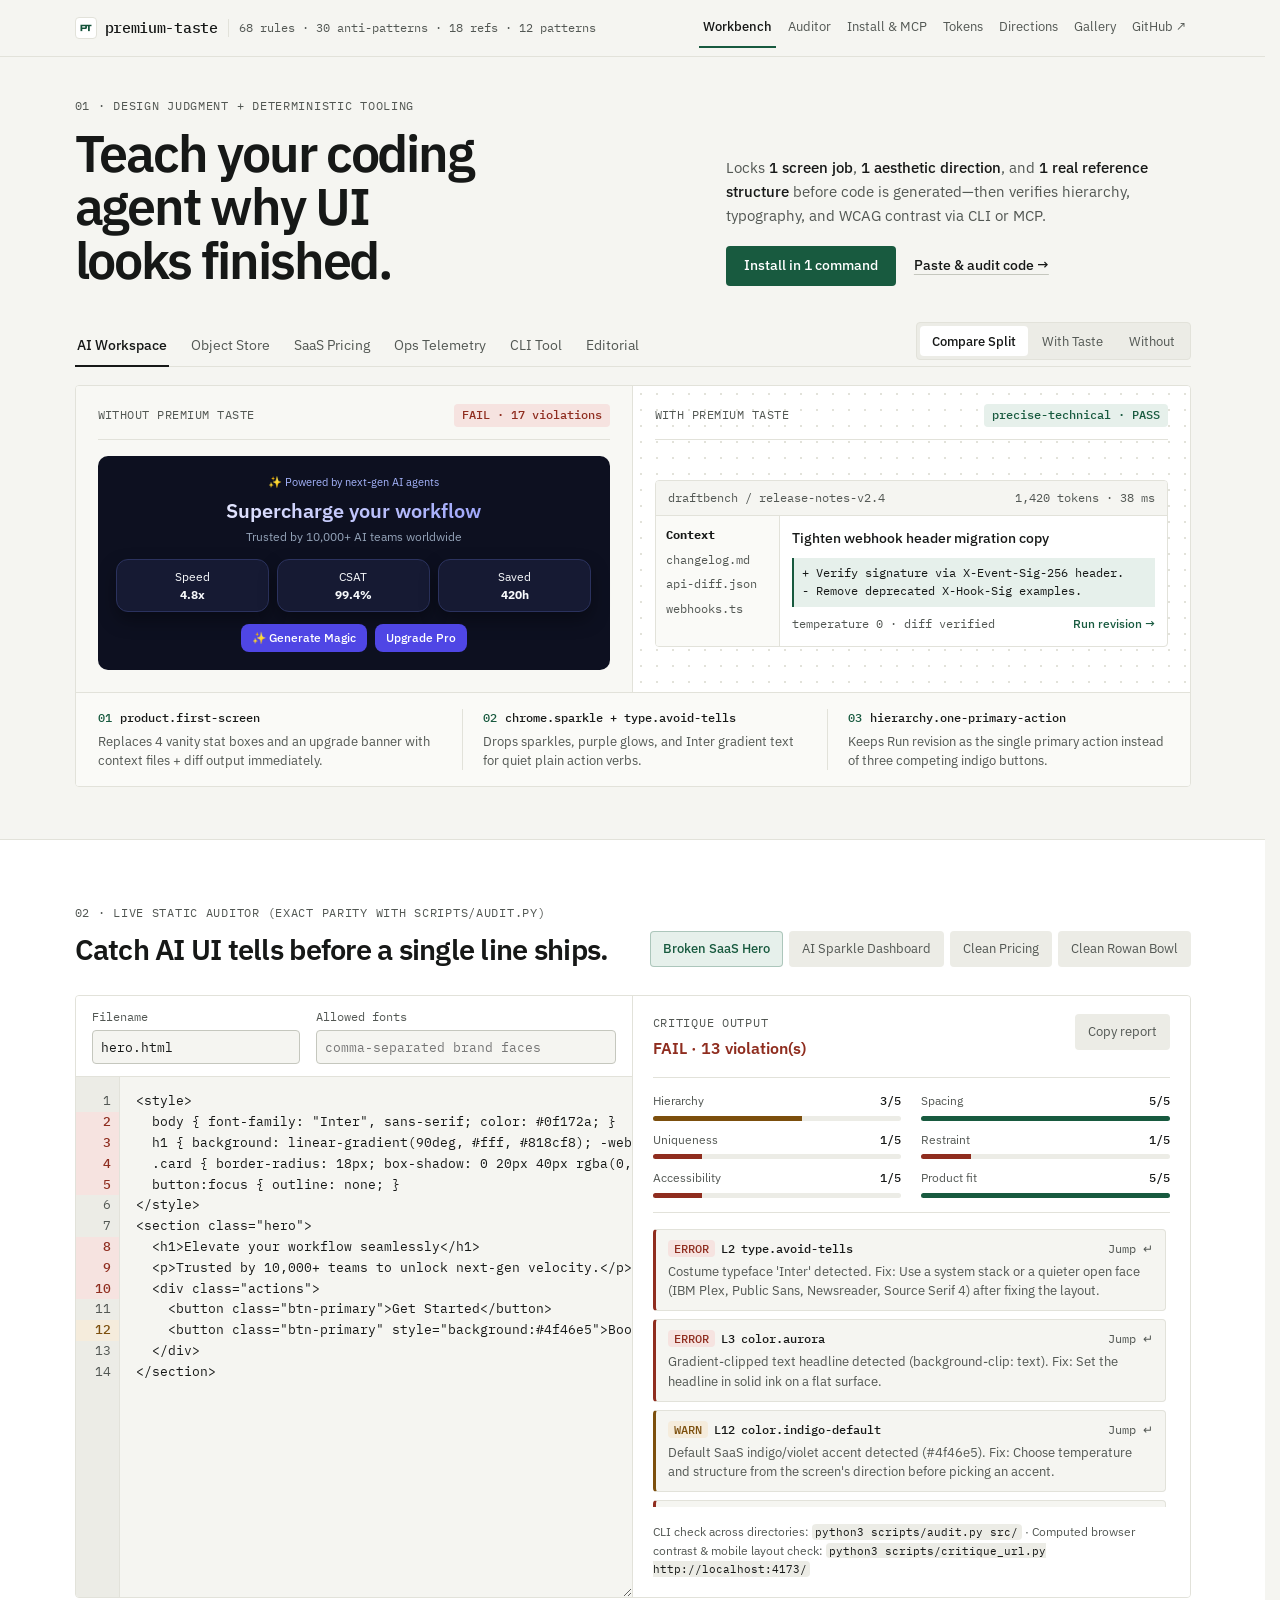
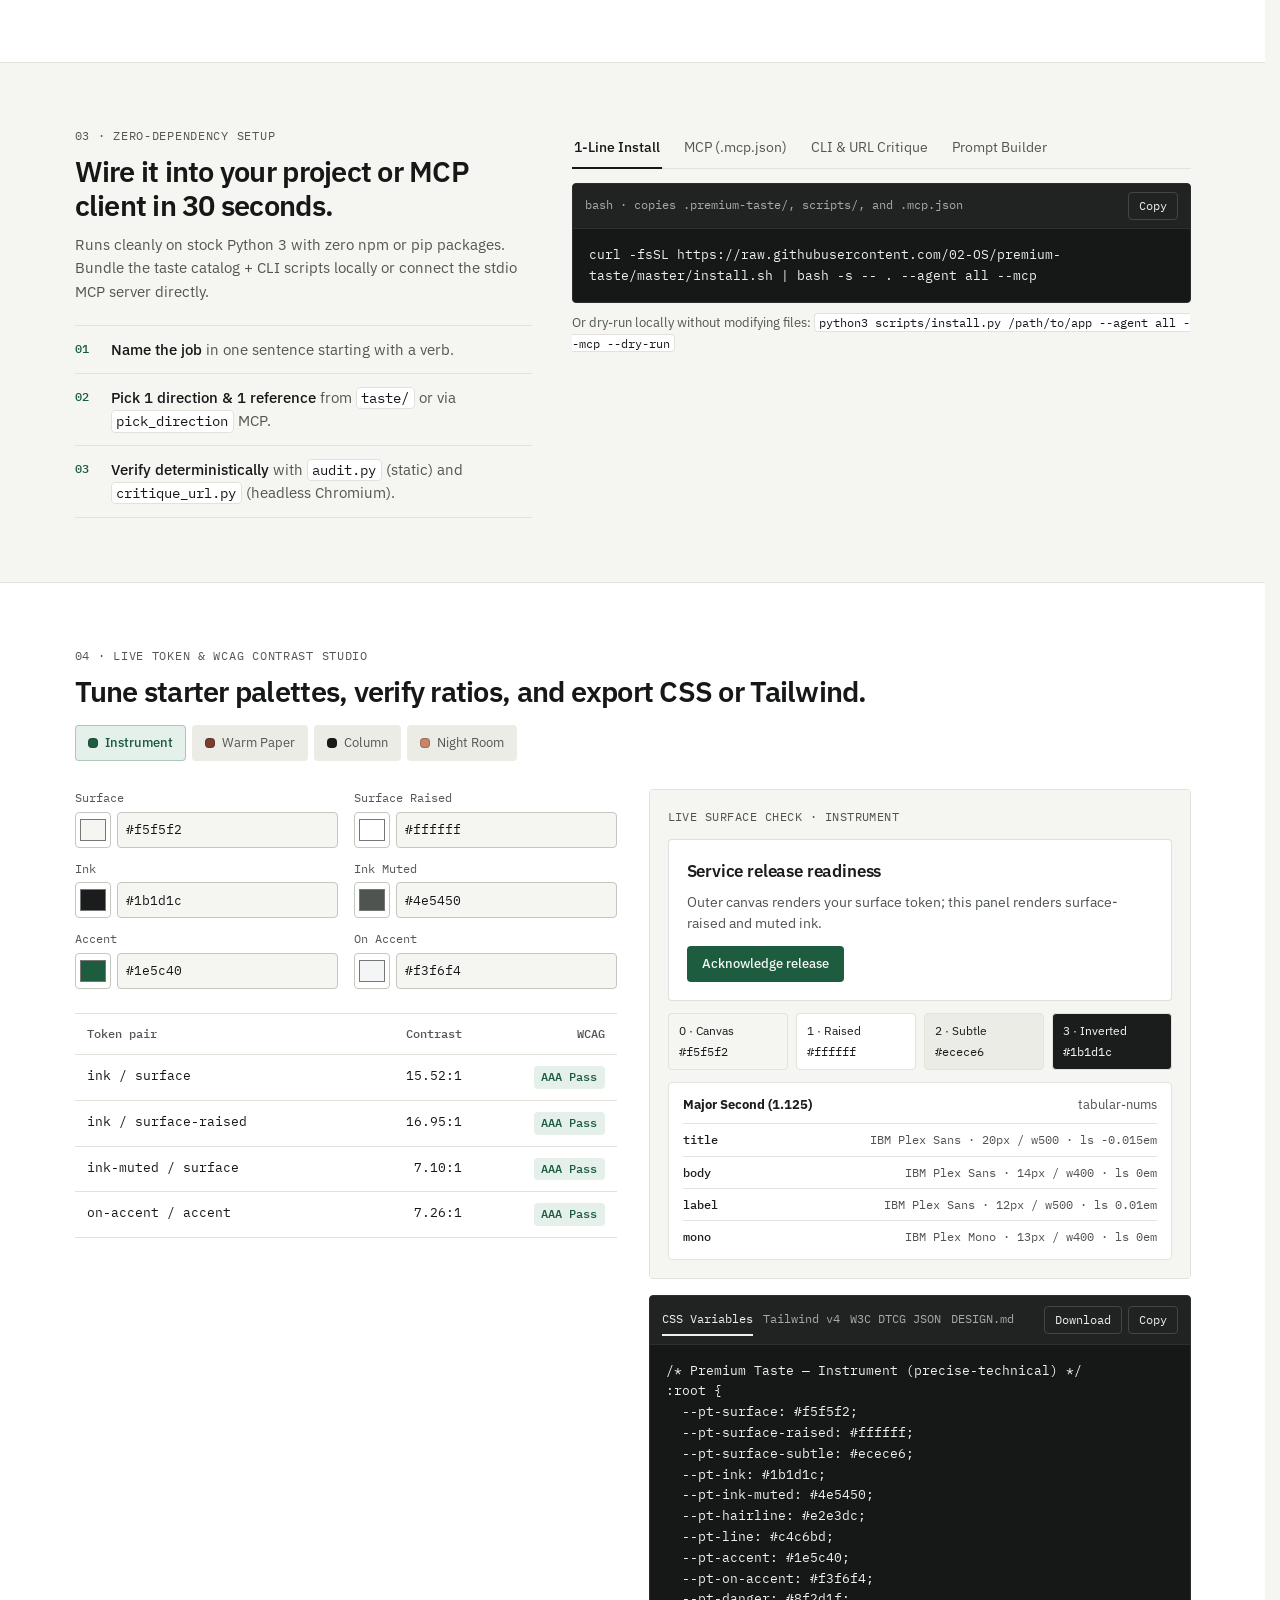
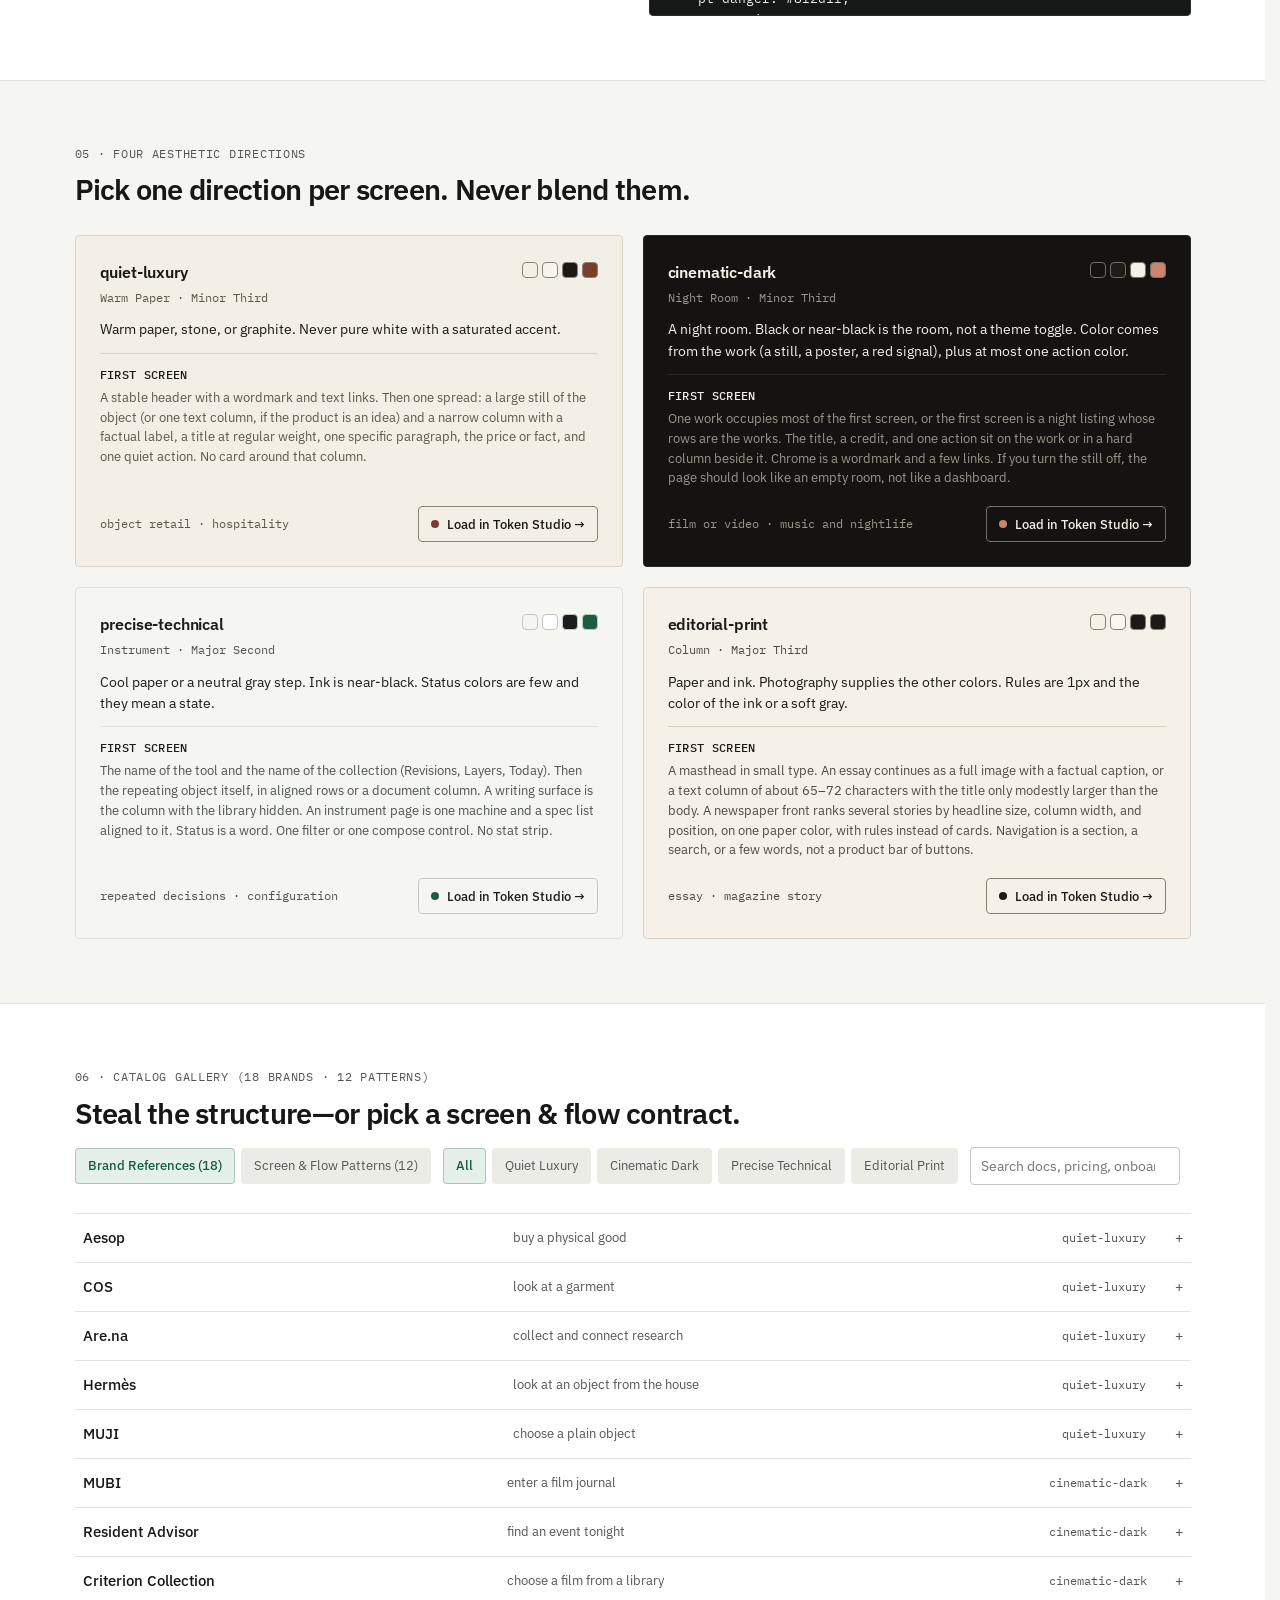
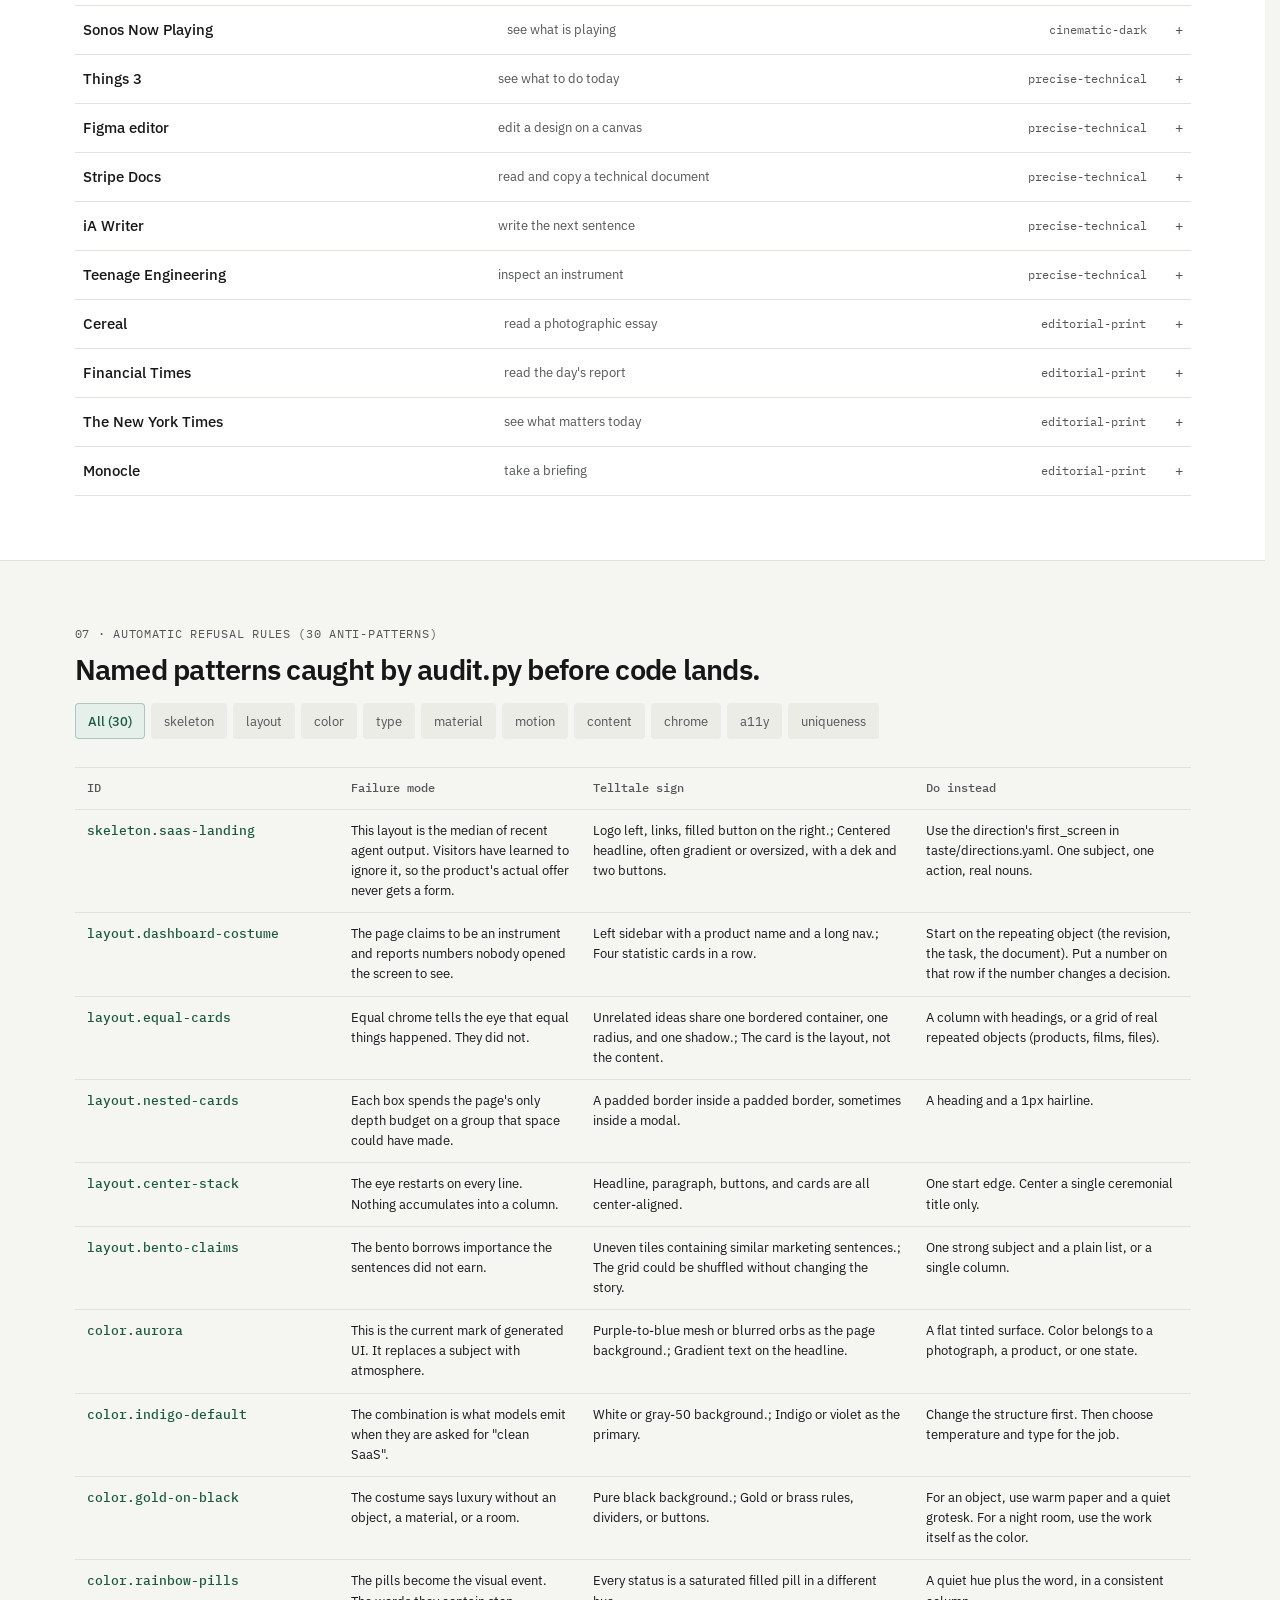
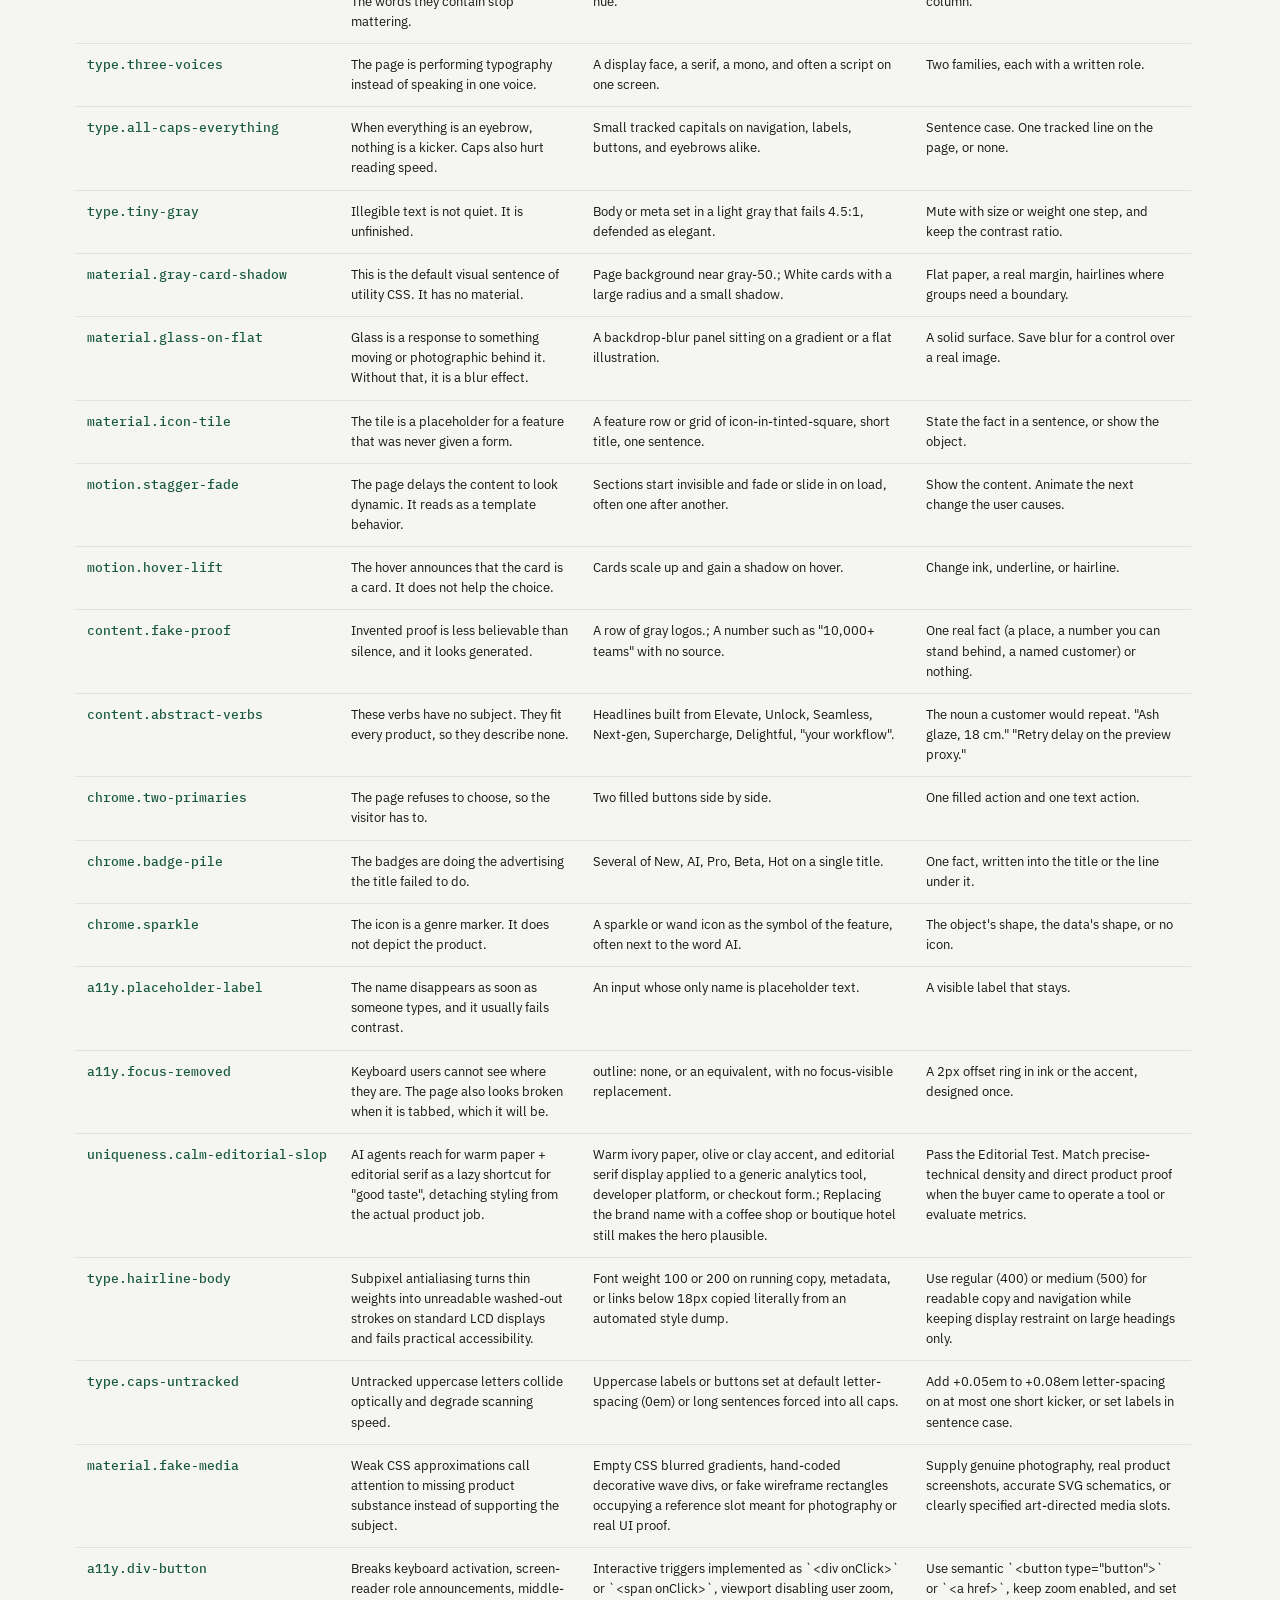
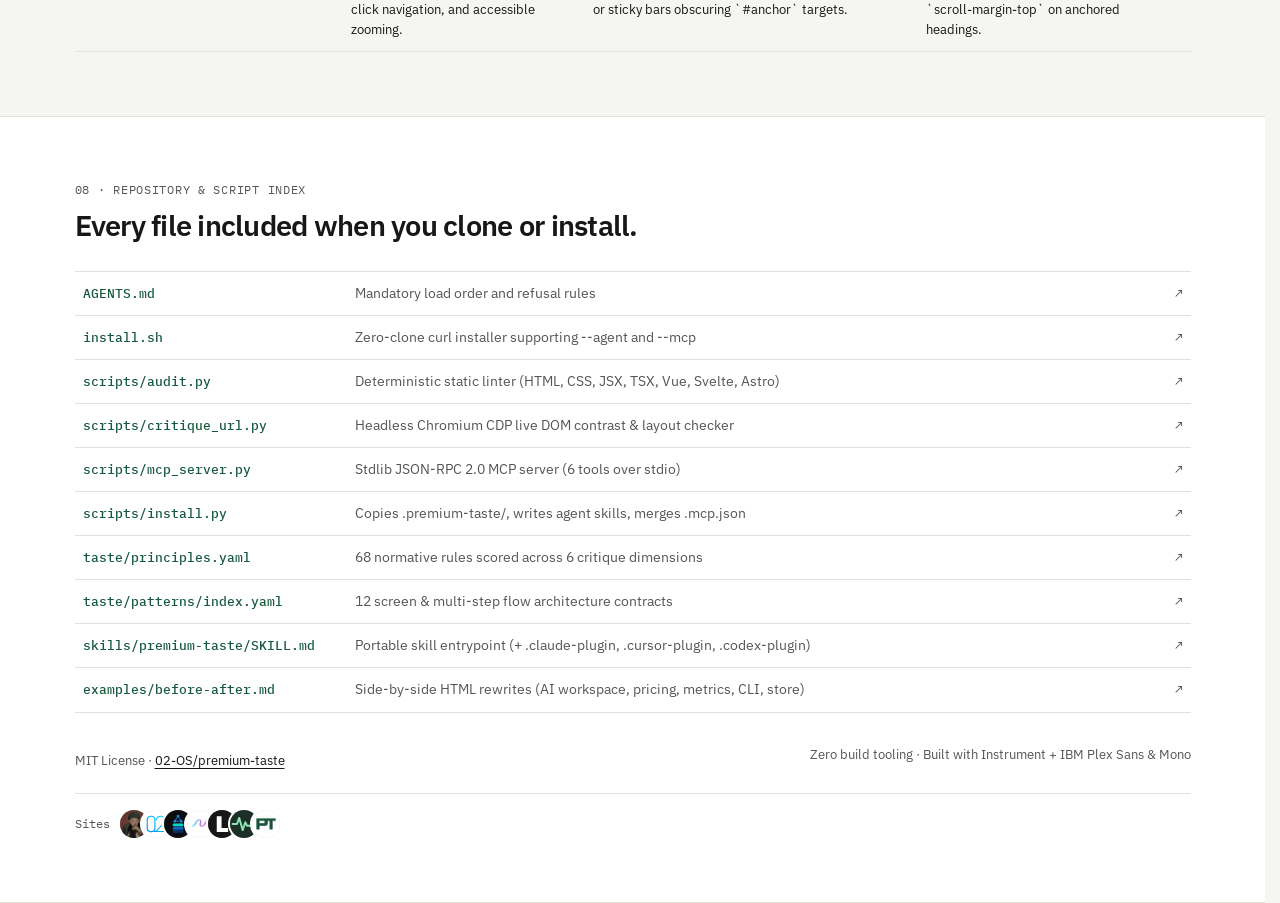
<file: site/index.html>
<!doctype html>
<html lang="en">
<head>
  <meta charset="utf-8" />
  <meta name="viewport" content="width=device-width, initial-scale=1.0" />
  <title>Premium Taste — UI Judgment System, Static Auditor &amp; MCP Server</title>
  <link rel="icon" type="image/png" sizes="32x32" href="./favicon.png" />
  <link rel="preconnect" href="https://fonts.googleapis.com" />
  <link rel="preconnect" href="https://fonts.gstatic.com" crossorigin />
  <link href="https://fonts.googleapis.com/css2?family=IBM+Plex+Mono:wght@400;500&family=IBM+Plex+Sans:wght@400;500;600&display=swap" rel="stylesheet" />
  <link rel="stylesheet" href="./styles.css" />
</head>
<body>
  <a class="skip-link" href="#workbench">Skip to workbench</a>

  <header class="topbar">
    <div class="container topbar-inner">
      <div class="brand-group">
        <a class="wordmark" href="#workbench">
          <img class="wordmark-mark" src="./assets/sites/premium-taste.png" alt="" width="22" height="22" decoding="async" />
          <span>premium-taste</span>
        </a>
        <span class="brand-meta" id="header-counts">68 rules · 30 anti-patterns · 18 refs · 12 patterns</span>
      </div>
      <nav class="topnav" aria-label="Primary navigation">
        <a href="#workbench" aria-current="location">Workbench</a>
        <a href="#auditor">Auditor</a>
        <a href="#setup">Install &amp; MCP</a>
        <a href="#tokens">Tokens</a>
        <a href="#directions">Directions</a>
        <a href="#references">Gallery</a>
        <a href="https://github.com/02-OS/premium-taste" target="_blank" rel="noopener noreferrer">GitHub ↗</a>
      </nav>
    </div>
  </header>

  <main id="main">
    <!-- 01. HERO + INTERACTIVE SPLIT WORKBENCH -->
    <section class="hero-band" id="workbench" aria-labelledby="hero-h1">
      <div class="container">
        <div class="hero-split">
          <div class="hero-left">
            <p class="eyebrow">01 · Design Judgment + Deterministic Tooling</p>
            <h1 id="hero-h1">Teach your coding agent why UI looks finished.</h1>
          </div>
          <div class="hero-right">
            <p class="hero-lead">
              Locks <strong>1 screen job</strong>, <strong>1 aesthetic direction</strong>, and <strong>1 real reference structure</strong> before code is generated—then verifies hierarchy, typography, and WCAG contrast via CLI or MCP.
            </p>
            <div class="hero-actions">
              <a class="btn-primary" href="#setup">Install in 1 command</a>
              <a class="text-link" href="#auditor">Paste &amp; audit code →</a>
            </div>
          </div>
        </div>

        <div class="showcase-wrap" aria-label="Before and after workbench">
          <div class="showcase-bar">
            <div class="underline-tabs" role="tablist" aria-label="Product scenario" id="scenario-tabs">
              <button type="button" role="tab" id="tab-ai" aria-selected="true" aria-controls="workbench-stage" data-scenario="ai">AI Workspace</button>
              <button type="button" role="tab" id="tab-rowan" aria-selected="false" aria-controls="workbench-stage" data-scenario="rowan">Object Store</button>
              <button type="button" role="tab" id="tab-pricing" aria-selected="false" aria-controls="workbench-stage" data-scenario="pricing">SaaS Pricing</button>
              <button type="button" role="tab" id="tab-metrics" aria-selected="false" aria-controls="workbench-stage" data-scenario="metrics">Ops Telemetry</button>
              <button type="button" role="tab" id="tab-cli" aria-selected="false" aria-controls="workbench-stage" data-scenario="cli">CLI Tool</button>
              <button type="button" role="tab" id="tab-harbor" aria-selected="false" aria-controls="workbench-stage" data-scenario="harbor">Editorial</button>
            </div>

            <div class="seg-track" role="group" aria-label="Comparison view">
              <button type="button" class="seg-btn" id="view-split" aria-pressed="true" data-view="split">Compare Split</button>
              <button type="button" class="seg-btn" id="view-after" aria-pressed="false" data-view="after">With Taste</button>
              <button type="button" class="seg-btn" id="view-before" aria-pressed="false" data-view="before">Without</button>
            </div>
          </div>

          <div class="stage-sheet" id="workbench-stage" role="tabpanel" aria-labelledby="tab-ai">
            <div class="stage-split" id="stage-split"></div>
            <div class="diff-strip" id="diff-strip"></div>
          </div>
        </div>
      </div>
    </section>

    <!-- 02. LIVE STATIC AUDITOR -->
    <section class="surface-band" id="auditor" aria-labelledby="auditor-h2">
      <div class="container">
        <div class="band-head">
          <div>
            <p class="eyebrow">02 · Live Static Auditor (Exact Parity With scripts/audit.py)</p>
            <h2 id="auditor-h2">Catch AI UI tells before a single line ships.</h2>
          </div>
          <div class="chip-row" role="group" aria-label="Example presets">
            <button type="button" class="chip-btn" aria-pressed="true" data-preset="saas">Broken SaaS Hero</button>
            <button type="button" class="chip-btn" aria-pressed="false" data-preset="ai">AI Sparkle Dashboard</button>
            <button type="button" class="chip-btn" aria-pressed="false" data-preset="pricing-ok">Clean Pricing</button>
            <button type="button" class="chip-btn" aria-pressed="false" data-preset="rowan-ok">Clean Rowan Bowl</button>
          </div>
        </div>

        <div class="auditor-split">
          <div class="editor-pane">
            <div class="editor-bar">
              <div class="editor-field">
                <label for="audit-file-name">Filename</label>
                <input id="audit-file-name" type="text" value="hero.html" spellcheck="false" />
              </div>
              <div class="editor-field">
                <label for="audit-allow-fonts">Allowed fonts</label>
                <input id="audit-allow-fonts" type="text" value="" placeholder="comma-separated brand faces" spellcheck="false" />
              </div>
            </div>
            <div class="editor-area-wrap">
              <div class="editor-gutter" id="audit-line-gutter" aria-hidden="true"></div>
              <label class="sr-only" for="audit-code-input">HTML, CSS, or JSX code snippet to audit</label>
              <textarea id="audit-code-input" rows="15" spellcheck="false" wrap="off"></textarea>
            </div>
          </div>

          <div class="report-pane" aria-live="polite">
            <div class="report-head">
              <div>
                <p class="eyebrow report-eyebrow">Critique Output</p>
                <p class="audit-verdict" id="audit-verdict">Checking...</p>
              </div>
              <button type="button" class="chip-btn" id="copy-audit-report">Copy report</button>
            </div>

            <div class="score-bars" id="audit-scores"></div>

            <div class="findings-stack" id="audit-findings"></div>

            <p class="pane-foot">
              CLI check across directories: <code>python3 scripts/audit.py src/</code> · Computed browser contrast &amp; mobile layout check: <code>python3 scripts/critique_url.py http://localhost:4173/</code>
            </p>
          </div>
        </div>
      </div>
    </section>

    <!-- 03. SETUP, CLI & MCP -->
    <section class="paper-band" id="setup" aria-labelledby="setup-h2">
      <div class="container">
        <div class="setup-layout">
          <div class="setup-intro">
            <p class="eyebrow">03 · Zero-Dependency Setup</p>
            <h2 id="setup-h2">Wire it into your project or MCP client in 30 seconds.</h2>
            <p class="band-copy">
              Runs cleanly on stock Python 3 with zero npm or pip packages. Bundle the taste catalog + CLI scripts locally or connect the stdio MCP server directly.
            </p>
            <ol class="step-list">
              <li><strong>Name the job</strong> in one sentence starting with a verb.</li>
              <li><strong>Pick 1 direction &amp; 1 reference</strong> from <code>taste/</code> or via <code>pick_direction</code> MCP.</li>
              <li><strong>Verify deterministically</strong> with <code>audit.py</code> (static) and <code>critique_url.py</code> (headless Chromium).</li>
            </ol>
          </div>

          <div class="setup-terminal-col">
            <div class="underline-tabs" role="tablist" aria-label="Setup option" id="setup-tabs">
              <button type="button" role="tab" id="stab-curl" aria-selected="true" aria-controls="spanel-curl">1-Line Install</button>
              <button type="button" role="tab" id="stab-mcp" aria-selected="false" aria-controls="spanel-mcp">MCP (.mcp.json)</button>
              <button type="button" role="tab" id="stab-cli" aria-selected="false" aria-controls="spanel-cli">CLI &amp; URL Critique</button>
              <button type="button" role="tab" id="stab-prompt" aria-selected="false" aria-controls="spanel-prompt">Prompt Builder</button>
            </div>

            <div class="terminal-panel" role="tabpanel" id="spanel-curl" aria-labelledby="stab-curl">
              <div class="terminal-card">
                <div class="terminal-bar">
                  <span>bash · copies .premium-taste/, scripts/, and .mcp.json</span>
                  <button type="button" class="term-copy copy-btn" data-copy-target="cmd-curl">Copy</button>
                </div>
                <pre id="cmd-curl" class="wrap-cmd" tabindex="0">curl -fsSL https://raw.githubusercontent.com/02-OS/premium-taste/master/install.sh | bash -s -- . --agent all --mcp</pre>
              </div>
              <p class="sub-caption">Or dry-run locally without modifying files: <code>python3 scripts/install.py /path/to/app --agent all --mcp --dry-run</code></p>
            </div>

            <div class="terminal-panel" role="tabpanel" id="spanel-mcp" aria-labelledby="stab-mcp" hidden>
              <div class="terminal-card">
                <div class="terminal-bar">
                  <span>.mcp.json (Claude Code · Cursor · Codex CLI)</span>
                  <button type="button" class="term-copy copy-btn" data-copy-target="cmd-mcp">Copy</button>
                </div>
                <pre id="cmd-mcp" tabindex="0">{
  "mcpServers": {
    "premium-taste": {
      "command": "python3",
      "args": [".premium-taste/scripts/mcp_server.py"]
    }
  }
}</pre>
              </div>
              <p class="sub-caption">Tools exposed: <code>pick_direction</code>, <code>get_reference</code>, <code>get_pattern</code>, <code>get_tokens</code>, <code>audit_ui</code>, <code>verify_url</code>. Resources use <code>premium-taste://</code> URIs. Prompts: <code>critique-ui</code>, <code>choose-direction</code>.</p>
            </div>

            <div class="terminal-panel" role="tabpanel" id="spanel-cli" aria-labelledby="stab-cli" hidden>
              <div class="terminal-card">
                <div class="terminal-bar">
                  <span>CI &amp; localhost checks</span>
                  <button type="button" class="term-copy copy-btn" data-copy-target="cmd-cli">Copy</button>
                </div>
                <pre id="cmd-cli" tabindex="0">python3 scripts/audit.py src/
python3 scripts/critique_url.py http://localhost:4173/
python3 scripts/check_catalog.py</pre>
              </div>
            </div>

            <div class="terminal-panel" role="tabpanel" id="spanel-prompt" aria-labelledby="stab-prompt" hidden>
              <div class="pb-fields">
                <div class="pb-field pb-field-wide">
                  <label for="pb-job">Screen job</label>
                  <input id="pb-job" type="text" value="Inspect recent failed deploys and p99 endpoint latency logs." />
                </div>
                <div class="pb-field">
                  <label for="pb-direction">Direction</label>
                  <select id="pb-direction">
                    <option value="auto">Auto-pick from job</option>
                    <option value="precise-technical" selected>precise-technical</option>
                    <option value="quiet-luxury">quiet-luxury</option>
                    <option value="cinematic-dark">cinematic-dark</option>
                    <option value="editorial-print">editorial-print</option>
                  </select>
                </div>
                <div class="pb-field">
                  <label for="pb-pattern">Pattern (optional)</label>
                  <select id="pb-pattern">
                    <option value="">None (custom layout)</option>
                  </select>
                </div>
              </div>
              <label class="pb-check" for="pb-ledger">
                <input id="pb-ledger" type="checkbox" checked />
                <span>Include 4-line Decision Ledger + Visual Target Gate (`1280px` &amp; `375px`)</span>
              </label>
              <div class="terminal-card">
                <div class="terminal-bar">
                  <span>Zero-install prompt</span>
                  <button type="button" class="term-copy copy-btn" data-copy-target="cmd-prompt">Copy</button>
                </div>
                <pre id="cmd-prompt" tabindex="0"></pre>
              </div>
            </div>
          </div>
        </div>
      </div>
    </section>

    <!-- 04. TOKEN & CONTRAST STUDIO -->
    <section class="surface-band" id="tokens" aria-labelledby="tokens-h2">
      <div class="container">
        <div class="band-head">
          <div>
            <p class="eyebrow">04 · Live Token &amp; WCAG Contrast Studio</p>
            <h2 id="tokens-h2">Tune starter palettes, verify ratios, and export CSS or Tailwind.</h2>
          </div>
          <div class="chip-row" role="group" aria-label="Load starter direction tokens">
            <button type="button" class="chip-btn" aria-pressed="true" data-token-pack="precise-technical"><span class="pack-dot pack-dot-instrument" aria-hidden="true"></span>Instrument</button>
            <button type="button" class="chip-btn" aria-pressed="false" data-token-pack="quiet-luxury"><span class="pack-dot pack-dot-paper" aria-hidden="true"></span>Warm Paper</button>
            <button type="button" class="chip-btn" aria-pressed="false" data-token-pack="editorial-print"><span class="pack-dot pack-dot-column" aria-hidden="true"></span>Column</button>
            <button type="button" class="chip-btn" aria-pressed="false" data-token-pack="cinematic-dark"><span class="pack-dot pack-dot-night" aria-hidden="true"></span>Night Room</button>
          </div>
        </div>

        <div class="studio-layout">
          <div class="studio-left">
            <div class="swatch-grid" id="token-controls"></div>
            <table class="clean-table contrast-table">
              <thead>
                <tr>
                  <th scope="col">Token pair</th>
                  <th scope="col">Contrast</th>
                  <th scope="col">WCAG</th>
                </tr>
              </thead>
              <tbody id="contrast-tbody"></tbody>
            </table>
          </div>

          <div class="studio-right">
            <div class="live-token-stage" id="live-token-stage">
              <div class="lts-surface" id="token-preview-outer">
                <span class="lts-meta" id="tp-eyebrow">LIVE SURFACE CHECK · INSTRUMENT</span>
                <div class="lts-card" id="token-preview">
                  <h3 class="lts-title" id="tp-title">Service release readiness</h3>
                  <p class="lts-body" id="tp-body">Outer canvas renders your surface token; this panel renders surface-raised and muted ink.</p>
                  <button type="button" class="lts-cta" id="tp-cta">Acknowledge release</button>
                </div>
                <div class="surface-steps-strip" id="surface-steps-strip" aria-label="Surface elevation steps 0 to 3"></div>
                <div class="type-scale-strip" id="type-scale-strip" aria-label="Type scale and OpenType specimen"></div>
              </div>
            </div>

            <div class="terminal-card">
              <div class="terminal-bar">
                <div class="term-tabs" role="tablist" aria-label="Token export format" id="export-tabs">
                  <button type="button" role="tab" aria-selected="true" data-export="css">CSS Variables</button>
                  <button type="button" role="tab" aria-selected="false" data-export="tailwind">Tailwind v4</button>
                  <button type="button" role="tab" aria-selected="false" data-export="dtcg">W3C DTCG JSON</button>
                  <button type="button" role="tab" aria-selected="false" data-export="design">DESIGN.md</button>
                </div>
                <div class="term-actions">
                  <div class="term-verbosity" id="design-verbosity" role="group" aria-label="DESIGN.md verbosity" hidden>
                    <button type="button" class="term-copy" aria-pressed="false" data-verbosity="compact">Compact</button>
                    <button type="button" class="term-copy" aria-pressed="true" data-verbosity="extended">Extended</button>
                  </div>
                  <button type="button" class="term-copy" id="token-download-btn">Download</button>
                  <button type="button" class="term-copy copy-btn" data-copy-target="token-export-code">Copy</button>
                </div>
              </div>
              <pre id="token-export-code" tabindex="0"></pre>
            </div>
          </div>
        </div>
      </div>
    </section>

    <!-- 05. FOUR DIRECTIONS (STYLED IN THEIR ACTUAL PALETTES) -->
    <section class="paper-band" id="directions" aria-labelledby="directions-h2">
      <div class="container">
        <div class="band-head">
          <div>
            <p class="eyebrow">05 · Four Aesthetic Directions</p>
            <h2 id="directions-h2">Pick one direction per screen. Never blend them.</h2>
          </div>
        </div>
        <div class="dir-showcase" id="directions-grid"></div>
      </div>
    </section>

    <!-- 06. CATALOG GALLERY (BRAND REFERENCES + SCREEN & FLOW PATTERNS) -->
    <section class="surface-band" id="references" aria-labelledby="references-h2">
      <div class="container">
        <div class="band-head">
          <div>
            <p class="eyebrow" id="gallery-eyebrow">06 · Catalog Gallery (18 Brands · 12 Patterns)</p>
            <h2 id="references-h2">Steal the structure—or pick a screen &amp; flow contract.</h2>
          </div>
          <div class="gallery-controls">
            <div class="chip-row" role="group" aria-label="Switch catalog mode" id="gallery-mode-tabs">
              <button type="button" class="chip-btn" aria-pressed="true" data-gallery-mode="references">Brand References (18)</button>
              <button type="button" class="chip-btn" aria-pressed="false" data-gallery-mode="patterns">Screen &amp; Flow Patterns (12)</button>
            </div>
            <div class="chip-row" role="group" aria-label="Filter items by direction" id="ref-filters">
              <button type="button" class="chip-btn" aria-pressed="true" data-dir="all">All</button>
              <button type="button" class="chip-btn" aria-pressed="false" data-dir="quiet-luxury">Quiet Luxury</button>
              <button type="button" class="chip-btn" aria-pressed="false" data-dir="cinematic-dark">Cinematic Dark</button>
              <button type="button" class="chip-btn" aria-pressed="false" data-dir="precise-technical">Precise Technical</button>
              <button type="button" class="chip-btn" aria-pressed="false" data-dir="editorial-print">Editorial Print</button>
            </div>
            <div class="chip-row" role="group" aria-label="Filter patterns by kind" id="pat-type-filters" hidden>
              <button type="button" class="chip-btn" aria-pressed="true" data-pat-type="all">All kinds (12)</button>
              <button type="button" class="chip-btn" aria-pressed="false" data-pat-type="screen">Screens (9)</button>
              <button type="button" class="chip-btn" aria-pressed="false" data-pat-type="flow">Flows (3)</button>
            </div>
            <div class="search-field">
              <label class="sr-only" for="ref-search">Search catalog</label>
              <input id="ref-search" type="search" placeholder="Search docs, pricing, onboarding..." />
            </div>
          </div>
        </div>
        <div class="index-list" id="ref-list"></div>
      </div>
    </section>

    <!-- 07. ANTI-PATTERNS -->
    <section class="paper-band" id="anti-patterns" aria-labelledby="anti-patterns-h2">
      <div class="container">
        <div class="band-head">
          <div>
            <p class="eyebrow" id="ap-eyebrow">07 · Automatic Refusal Rules (30 Anti-Patterns)</p>
            <h2 id="anti-patterns-h2">Named patterns caught by audit.py before code lands.</h2>
          </div>
          <div class="chip-row" role="group" aria-label="Filter anti-patterns by category" id="ap-filters"></div>
        </div>

        <div class="table-wrap" tabindex="0" role="region" aria-label="Anti-patterns catalog">
          <table class="clean-table">
            <thead>
              <tr>
                <th scope="col">ID</th>
                <th scope="col">Failure mode</th>
                <th scope="col">Telltale sign</th>
                <th scope="col">Do instead</th>
              </tr>
            </thead>
            <tbody id="ap-tbody"></tbody>
          </table>
        </div>
      </div>
    </section>

    <!-- 08. REPOSITORY MAP -->
    <section class="surface-band" id="files" aria-labelledby="files-h2">
      <div class="container">
        <div class="band-head">
          <div>
            <p class="eyebrow">08 · Repository &amp; Script Index</p>
            <h2 id="files-h2">Every file included when you clone or install.</h2>
          </div>
        </div>

        <div class="index-list">
          <a class="file-link" href="https://github.com/02-OS/premium-taste/blob/master/AGENTS.md" target="_blank" rel="noopener noreferrer"><code>AGENTS.md</code><span>Mandatory load order and refusal rules</span><span class="file-link-arrow" aria-hidden="true">↗</span></a>
          <a class="file-link" href="https://github.com/02-OS/premium-taste/blob/master/install.sh" target="_blank" rel="noopener noreferrer"><code>install.sh</code><span>Zero-clone curl installer supporting --agent and --mcp</span><span class="file-link-arrow" aria-hidden="true">↗</span></a>
          <a class="file-link" href="https://github.com/02-OS/premium-taste/blob/master/scripts/audit.py" target="_blank" rel="noopener noreferrer"><code>scripts/audit.py</code><span>Deterministic static linter (HTML, CSS, JSX, TSX, Vue, Svelte, Astro)</span><span class="file-link-arrow" aria-hidden="true">↗</span></a>
          <a class="file-link" href="https://github.com/02-OS/premium-taste/blob/master/scripts/critique_url.py" target="_blank" rel="noopener noreferrer"><code>scripts/critique_url.py</code><span>Headless Chromium CDP live DOM contrast &amp; layout checker</span><span class="file-link-arrow" aria-hidden="true">↗</span></a>
          <a class="file-link" href="https://github.com/02-OS/premium-taste/blob/master/scripts/mcp_server.py" target="_blank" rel="noopener noreferrer"><code>scripts/mcp_server.py</code><span>Stdlib JSON-RPC 2.0 MCP server (6 tools over stdio)</span><span class="file-link-arrow" aria-hidden="true">↗</span></a>
          <a class="file-link" href="https://github.com/02-OS/premium-taste/blob/master/scripts/install.py" target="_blank" rel="noopener noreferrer"><code>scripts/install.py</code><span>Copies .premium-taste/, writes agent skills, merges .mcp.json</span><span class="file-link-arrow" aria-hidden="true">↗</span></a>
          <a class="file-link" href="https://github.com/02-OS/premium-taste/blob/master/taste/principles.yaml" target="_blank" rel="noopener noreferrer"><code>taste/principles.yaml</code><span>68 normative rules scored across 6 critique dimensions</span><span class="file-link-arrow" aria-hidden="true">↗</span></a>
          <a class="file-link" href="https://github.com/02-OS/premium-taste/blob/master/taste/patterns/index.yaml" target="_blank" rel="noopener noreferrer"><code>taste/patterns/index.yaml</code><span>12 screen &amp; multi-step flow architecture contracts</span><span class="file-link-arrow" aria-hidden="true">↗</span></a>
          <a class="file-link" href="https://github.com/02-OS/premium-taste/blob/master/skills/premium-taste/SKILL.md" target="_blank" rel="noopener noreferrer"><code>skills/premium-taste/SKILL.md</code><span>Portable skill entrypoint (+ .claude-plugin, .cursor-plugin, .codex-plugin)</span><span class="file-link-arrow" aria-hidden="true">↗</span></a>
          <a class="file-link" href="https://github.com/02-OS/premium-taste/blob/master/examples/before-after.md" target="_blank" rel="noopener noreferrer"><code>examples/before-after.md</code><span>Side-by-side HTML rewrites (AI workspace, pricing, metrics, CLI, store)</span><span class="file-link-arrow" aria-hidden="true">↗</span></a>
        </div>

        <footer class="site-foot">
          <div class="site-foot-meta">
            <span>MIT License · <a href="https://github.com/02-OS/premium-taste" target="_blank" rel="noopener noreferrer">02-OS/premium-taste</a></span>
            <span>Zero build tooling · Built with Instrument + IBM Plex Sans &amp; Mono</span>
          </div>
          <div class="site-network">
            <a class="site-network-label" href="https://csy20.me/ring" target="_blank" rel="noopener noreferrer" aria-label="View all 7 connected sites">Sites</a>
            <div class="site-network-stack">
              <a class="site-network-avatar" href="https://csy20.me" target="_blank" rel="noopener noreferrer" aria-label="csy20.me — csy20.me (opens in a new tab)">
                <span class="site-network-well"><img src="./assets/sites/csy20.webp" alt="" width="28" height="28" loading="lazy" decoding="async" /></span>
                <span class="site-network-tooltip site-network-tooltip-start" aria-hidden="true"><strong>csy20.me</strong><span>csy20.me</span></span>
              </a>
              <a class="site-network-avatar is-light-well" href="https://02os.xyz" target="_blank" rel="noopener noreferrer" aria-label="02_OS — 02os.xyz (opens in a new tab)">
                <span class="site-network-well"><img src="./assets/sites/02-os.svg" alt="" width="28" height="28" loading="lazy" decoding="async" /></span>
                <span class="site-network-tooltip" aria-hidden="true"><strong>02_OS</strong><span>02os.xyz</span></span>
              </a>
              <a class="site-network-avatar" href="https://bytewise.lol" target="_blank" rel="noopener noreferrer" aria-label="ByteWise — bytewise.lol (opens in a new tab)">
                <span class="site-network-well"><img src="./assets/sites/bytewise.png" alt="" width="28" height="28" loading="lazy" decoding="async" /></span>
                <span class="site-network-tooltip" aria-hidden="true"><strong>ByteWise</strong><span>bytewise.lol</span></span>
              </a>
              <a class="site-network-avatar is-light-well" href="https://trynen.xyz" target="_blank" rel="noopener noreferrer" aria-label="Nen — trynen.xyz (opens in a new tab)">
                <span class="site-network-well"><img src="./assets/sites/nen.png" alt="" width="28" height="28" loading="lazy" decoding="async" /></span>
                <span class="site-network-tooltip" aria-hidden="true"><strong>Nen</strong><span>trynen.xyz</span></span>
              </a>
              <a class="site-network-avatar" href="https://learnllm.online" target="_blank" rel="noopener noreferrer" aria-label="LearnLLM — learnllm.online (opens in a new tab)">
                <span class="site-network-well"><img src="./assets/sites/learnllm.svg" alt="" width="28" height="28" loading="lazy" decoding="async" /></span>
                <span class="site-network-tooltip" aria-hidden="true"><strong>LearnLLM</strong><span>learnllm.online</span></span>
              </a>
              <a class="site-network-avatar" href="https://contribute-pulse.vercel.app/" target="_blank" rel="noopener noreferrer" aria-label="Contribute Pulse — contribute-pulse.vercel.app (opens in a new tab)">
                <span class="site-network-well"><img src="./assets/sites/contribute-pulse.svg" alt="" width="28" height="28" loading="lazy" decoding="async" /></span>
                <span class="site-network-tooltip" aria-hidden="true"><strong>Contribute Pulse</strong><span>contribute-pulse.vercel.app</span></span>
              </a>
              <a class="site-network-avatar is-light-well" href="#workbench" aria-current="page" aria-label="Premium Taste — current site">
                <span class="site-network-well"><img src="./assets/sites/premium-taste.png" alt="" width="28" height="28" loading="lazy" decoding="async" /></span>
                <span class="site-network-tooltip site-network-tooltip-end" aria-hidden="true"><strong>Premium Taste</strong><span>here</span></span>
              </a>
            </div>
          </div>
        </footer>
      </div>
    </section>
  </main>

  <script src="./data.js" defer></script>
  <script src="./auditor.js" defer></script>
  <script src="./app.js" defer></script>
</body>
</html>
</file>
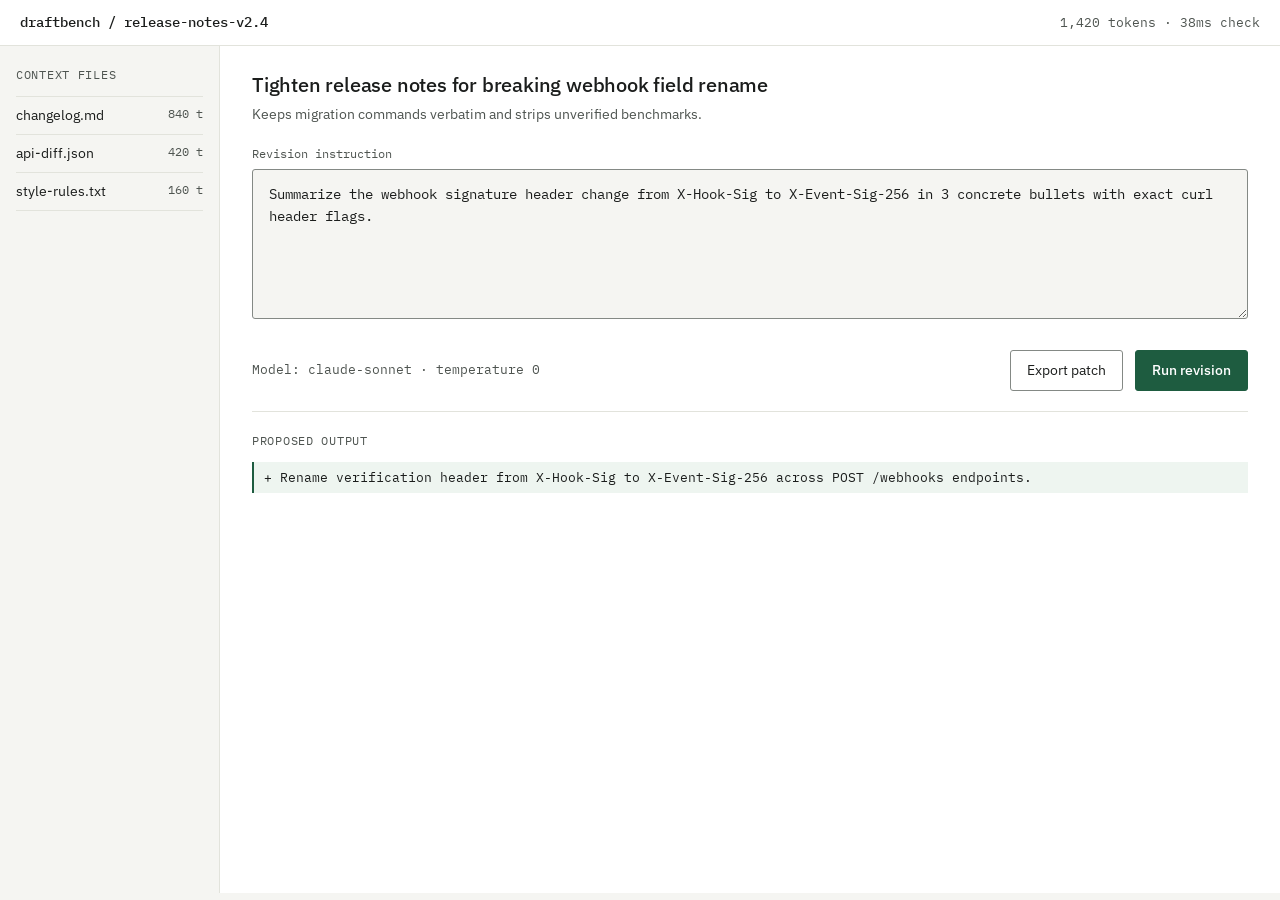
<file: examples/ai-workspace-after.html>
<!doctype html>
<html lang="en">
<head>
  <meta charset="utf-8" />
  <meta name="viewport" content="width=device-width, initial-scale=1.0" />
  <title>DraftBench — Document Diff Workspace</title>
  <link rel="preconnect" href="https://fonts.googleapis.com" />
  <link rel="preconnect" href="https://fonts.gstatic.com" crossorigin />
  <link href="https://fonts.googleapis.com/css2?family=IBM+Plex+Mono:wght@400;500&family=IBM+Plex+Sans:wght@400;500&display=swap" rel="stylesheet" />
  <style>
    :root {
      --surface: #f5f5f2;
      --raised: #ffffff;
      --ink: #1b1d1c;
      --muted: #4e5450;
      --hairline: #e2e3dc;
      --border: #848985;
      --accent: #1e5c40;
      --accent-soft: #eef5f0;
    }
    * { box-sizing: border-box; }
    button, input, select { font: inherit; }
    body {
      margin: 0;
      background: var(--surface);
      color: var(--ink);
      font-family: 'IBM Plex Sans', system-ui, sans-serif;
      font-size: 0.9375rem;
      line-height: 1.5;
    }
    :focus-visible {
      outline: 2px solid var(--accent);
      outline-offset: 2px;
    }
    .topbar {
      display: flex;
      justify-content: space-between;
      align-items: center;
      gap: 1rem;
      padding: 0.75rem 1.25rem;
      background: var(--raised);
      border-block-end: 1px solid var(--hairline);
    }
    .brand {
      font-family: 'IBM Plex Mono', monospace;
      font-size: 0.875rem;
      font-weight: 500;
    }
    .meta {
      font-family: 'IBM Plex Mono', monospace;
      font-size: 0.8125rem;
      color: var(--muted);
      font-variant-numeric: tabular-nums;
    }
    .shell {
      display: grid;
      grid-template-columns: 220px minmax(0, 1fr);
      min-height: calc(100dvh - 53px);
    }
    aside {
      border-inline-end: 1px solid var(--hairline);
      padding: 1.25rem 1rem;
      background: var(--surface);
    }
    .rail-label {
      font-family: 'IBM Plex Mono', monospace;
      font-size: 0.75rem;
      text-transform: uppercase;
      letter-spacing: 0.06em;
      color: var(--muted);
      margin: 0 0 0.75rem;
    }
    .ctx-list {
      list-style: none;
      margin: 0;
      padding: 0;
      border-top: 1px solid var(--hairline);
    }
    .ctx-list li {
      border-bottom: 1px solid var(--hairline);
      padding: 0.5rem 0;
      font-size: 0.875rem;
      display: flex;
      justify-content: space-between;
      gap: 0.5rem;
    }
    .ctx-tokens {
      font-family: 'IBM Plex Mono', monospace;
      font-size: 0.75rem;
      color: var(--muted);
      font-variant-numeric: tabular-nums;
    }
    main {
      background: var(--raised);
      padding: 1.5rem 2rem;
      display: grid;
      gap: 1.25rem;
      align-content: start;
      min-width: 0;
    }
    h1 {
      margin: 0;
      font-size: 1.25rem;
      font-weight: 500;
      letter-spacing: -0.01em;
    }
    .sub {
      margin: 0.25rem 0 0;
      color: var(--muted);
      font-size: 0.875rem;
    }
    label {
      display: block;
      font-family: 'IBM Plex Mono', monospace;
      font-size: 0.75rem;
      color: var(--muted);
      margin-bottom: 0.375rem;
    }
    textarea {
      width: 100%;
      min-height: 150px;
      padding: 0.875rem 1rem;
      background: var(--surface);
      color: var(--ink);
      border: 1px solid var(--border);
      border-radius: 3px;
      font-family: 'IBM Plex Mono', monospace;
      font-size: 0.875rem;
      line-height: 1.55;
      resize: vertical;
    }
    .bar {
      display: flex;
      flex-wrap: wrap;
      align-items: center;
      justify-content: space-between;
      gap: 0.75rem;
      padding-top: 0.25rem;
    }
    .actions {
      display: flex;
      gap: 0.75rem;
      align-items: center;
    }
    .btn-primary {
      background: var(--accent);
      color: #ffffff;
      border: 1px solid var(--accent);
      border-radius: 3px;
      padding: 0.5625rem 1rem;
      font-size: 0.875rem;
      font-weight: 500;
      cursor: pointer;
    }
    .btn-secondary {
      background: transparent;
      color: var(--ink);
      border: 1px solid var(--border);
      border-radius: 3px;
      padding: 0.5625rem 1rem;
      font-size: 0.875rem;
      cursor: pointer;
    }
    .diff {
      border-top: 1px solid var(--hairline);
      padding-top: 1.25rem;
    }
    .diff-line {
      font-family: 'IBM Plex Mono', monospace;
      font-size: 0.8125rem;
      padding: 0.375rem 0.625rem;
      border-left: 2px solid var(--accent);
      background: var(--accent-soft);
      color: var(--ink);
    }
    @media (max-width: 720px) {
      .shell { grid-template-columns: 1fr; }
      aside { border-inline-end: 0; border-block-end: 1px solid var(--hairline); }
      main { padding: 1.25rem 1rem; }
    }
  </style>
</head>
<body>
  <header class="topbar">
    <span class="brand">draftbench / release-notes-v2.4</span>
    <span class="meta">1,420 tokens · 38ms check</span>
  </header>
  <div class="shell">
    <aside aria-label="Attached context files">
      <p class="rail-label">Context Files</p>
      <ul class="ctx-list">
        <li><span>changelog.md</span><span class="ctx-tokens">840 t</span></li>
        <li><span>api-diff.json</span><span class="ctx-tokens">420 t</span></li>
        <li><span>style-rules.txt</span><span class="ctx-tokens">160 t</span></li>
      </ul>
    </aside>
    <main>
      <div>
        <h1>Tighten release notes for breaking webhook field rename</h1>
        <p class="sub">Keeps migration commands verbatim and strips unverified benchmarks.</p>
      </div>
      <div>
        <label for="instruction-input">Revision instruction</label>
        <textarea id="instruction-input">Summarize the webhook signature header change from X-Hook-Sig to X-Event-Sig-256 in 3 concrete bullets with exact curl header flags.</textarea>
      </div>
      <div class="bar">
        <span class="meta">Model: claude-sonnet · temperature 0</span>
        <div class="actions">
          <button class="btn-secondary" type="button">Export patch</button>
          <button class="btn-primary" type="button">Run revision</button>
        </div>
      </div>
      <section class="diff" aria-label="Proposed revision">
        <p class="rail-label">Proposed Output</p>
        <div class="diff-line">+ Rename verification header from X-Hook-Sig to X-Event-Sig-256 across POST /webhooks endpoints.</div>
      </section>
    </main>
  </div>
</body>
</html>
</file>
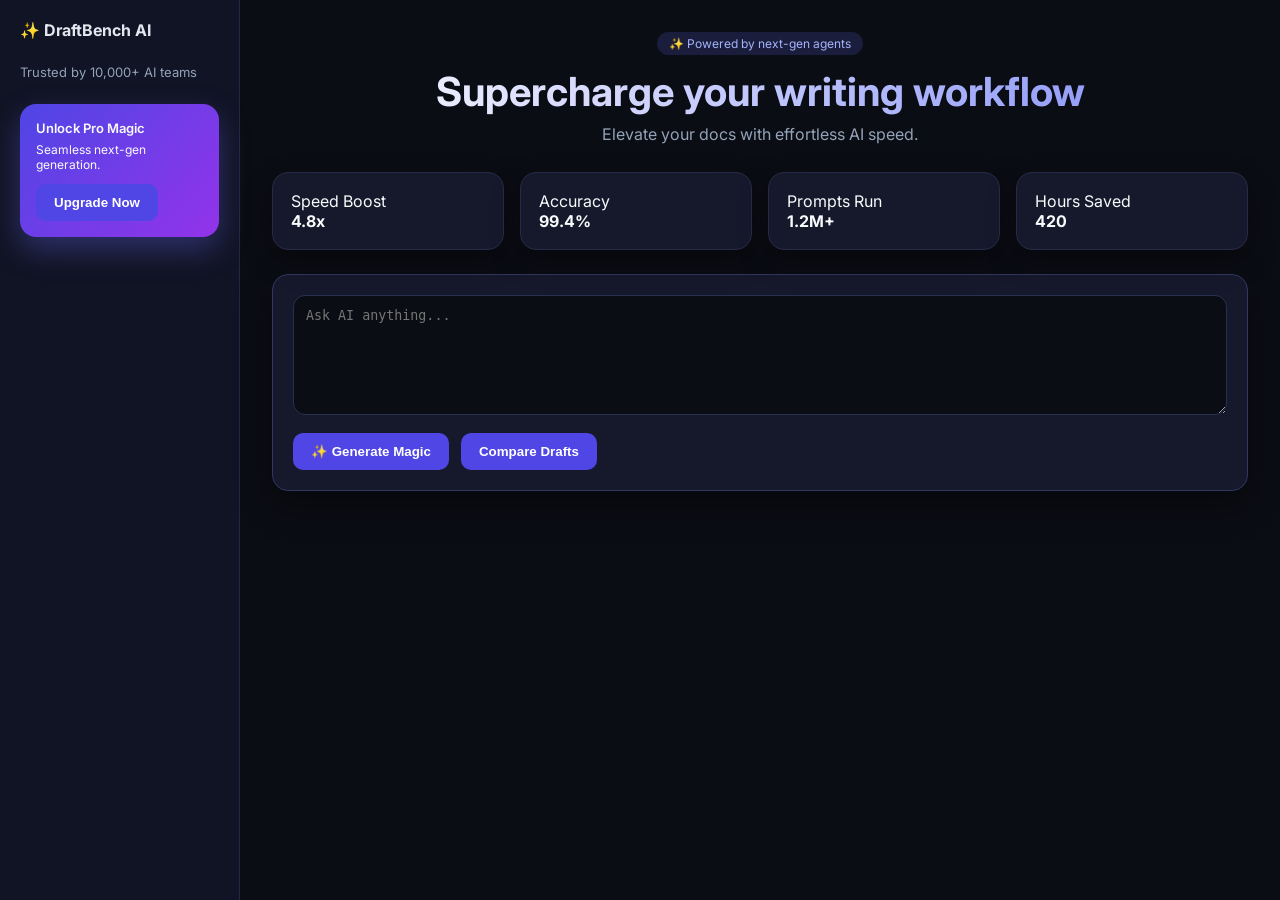
<file: examples/ai-workspace-before.html>
<!doctype html>
<html lang="en">
<head>
  <meta charset="utf-8" />
  <meta name="viewport" content="width=device-width, initial-scale=1.0" />
  <title>DraftBench AI — Before</title>
  <link rel="preconnect" href="https://fonts.googleapis.com" />
  <link href="https://fonts.googleapis.com/css2?family=Inter:wght@400;600;700&display=swap" rel="stylesheet" />
  <style>
    * { box-sizing: border-box; margin: 0; padding: 0; }
    body {
      font-family: 'Inter', sans-serif;
      background: #0b0d14;
      color: #f8fafc;
      min-height: 100vh;
    }
    .app {
      display: grid;
      grid-template-columns: 240px 1fr;
      min-height: 100vh;
    }
    aside {
      background: #111424;
      border-right: 1px solid #232744;
      padding: 20px;
    }
    .brand {
      font-weight: 700;
      font-size: 16px;
      margin-bottom: 24px;
      color: #e2e8f0;
    }
    .upgrade-box {
      margin-top: 24px;
      padding: 16px;
      border-radius: 16px;
      background: linear-gradient(135deg, #4f46e5, #9333ea);
      box-shadow: 0 12px 30px rgba(99, 102, 241, 0.35);
    }
    main { padding: 32px; }
    .hero-head {
      text-align: center;
      margin-bottom: 28px;
    }
    .badge {
      display: inline-block;
      padding: 4px 12px;
      border-radius: 999px;
      background: rgba(99, 102, 241, 0.18);
      color: #a5b4fc;
      font-size: 12px;
      margin-bottom: 12px;
    }
    h1 {
      font-size: 40px;
      font-weight: 700;
      background: linear-gradient(90deg, #fff, #818cf8);
      -webkit-background-clip: text;
      -webkit-text-fill-color: transparent;
    }
    .kpi-grid {
      display: grid;
      grid-template-columns: repeat(4, 1fr);
      gap: 16px;
      margin-bottom: 24px;
    }
    .card {
      background: #16192b;
      border: 1px solid #262b47;
      border-radius: 16px;
      padding: 18px;
      box-shadow: 0 10px 28px rgba(0, 0, 0, 0.35);
    }
    .prompt-box {
      background: #16192b;
      border: 1px solid #313863;
      border-radius: 16px;
      padding: 20px;
      box-shadow: 0 14px 36px rgba(0, 0, 0, 0.4);
    }
    textarea {
      width: 100%;
      min-height: 120px;
      background: #0b0d14;
      color: #f8fafc;
      border: 1px solid #2a3052;
      border-radius: 12px;
      padding: 12px;
      outline: none;
      margin-bottom: 14px;
    }
    .actions { display: flex; gap: 12px; }
    .btn-primary {
      background: #4f46e5;
      color: #fff;
      border: 0;
      border-radius: 10px;
      padding: 11px 18px;
      font-weight: 600;
      cursor: pointer;
    }
  </style>
</head>
<body>
  <div class="app">
    <aside>
      <div class="brand">✨ DraftBench AI</div>
      <p style="font-size:13px;color:#94a3b8;">Trusted by 10,000+ AI teams</p>
      <div class="upgrade-box">
        <p style="font-size:13px;font-weight:600;">Unlock Pro Magic</p>
        <p style="font-size:12px;margin:6px 0 12px;">Seamless next-gen generation.</p>
        <button class="btn-primary" type="button">Upgrade Now</button>
      </div>
    </aside>
    <main>
      <div class="hero-head">
        <span class="badge">✨ Powered by next-gen agents</span>
        <h1>Supercharge your writing workflow</h1>
        <p style="color:#94a3b8;margin-top:8px;">Elevate your docs with effortless AI speed.</p>
      </div>
      <div class="kpi-grid">
        <div class="card"><div>Speed Boost</div><strong>4.8x</strong></div>
        <div class="card"><div>Accuracy</div><strong>99.4%</strong></div>
        <div class="card"><div>Prompts Run</div><strong>1.2M+</strong></div>
        <div class="card"><div>Hours Saved</div><strong>420</strong></div>
      </div>
      <div class="prompt-box">
        <textarea placeholder="Ask AI anything..."></textarea>
        <div class="actions">
          <button class="btn-primary" type="button">✨ Generate Magic</button>
          <button class="btn-primary" type="button">Compare Drafts</button>
        </div>
      </div>
    </main>
  </div>
</body>
</html>
</file>
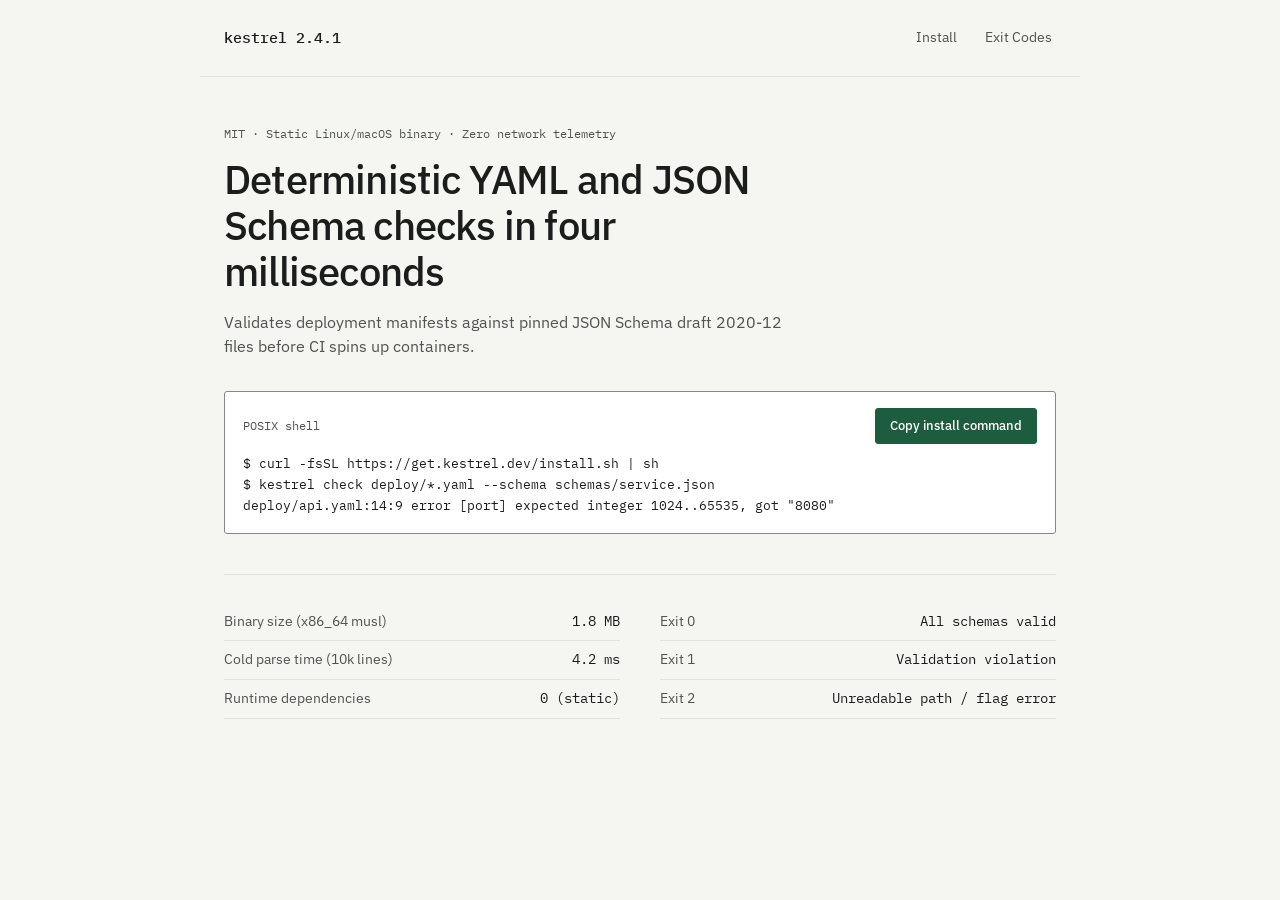
<file: examples/cli-landing-after.html>
<!doctype html>
<html lang="en">
<head>
  <meta charset="utf-8" />
  <meta name="viewport" content="width=device-width, initial-scale=1.0" />
  <title>kestrel 2.4 — Deterministic Config Linter</title>
  <link rel="preconnect" href="https://fonts.googleapis.com" />
  <link rel="preconnect" href="https://fonts.gstatic.com" crossorigin />
  <link href="https://fonts.googleapis.com/css2?family=IBM+Plex+Mono:wght@400;500&family=IBM+Plex+Sans:wght@400;500&display=swap" rel="stylesheet" />
  <style>
    :root {
      --surface: #f5f5f2;
      --raised: #ffffff;
      --ink: #1b1d1c;
      --muted: #4e5450;
      --hairline: #e2e3dc;
      --border: #848985;
      --accent: #1e5c40;
    }
    * { box-sizing: border-box; }
    button, input, select { font: inherit; }
    body {
      margin: 0;
      background: var(--surface);
      color: var(--ink);
      font-family: 'IBM Plex Sans', system-ui, sans-serif;
      line-height: 1.55;
    }
    :focus-visible {
      outline: 2px solid var(--accent);
      outline-offset: 2px;
    }
    header {
      display: flex;
      justify-content: space-between;
      align-items: center;
      max-width: 880px;
      margin: 0 auto;
      padding: 1.25rem 1.5rem;
      border-bottom: 1px solid var(--hairline);
    }
    .wordmark {
      display: inline-flex;
      align-items: center;
      min-height: 36px;
      font-family: 'IBM Plex Mono', monospace;
      font-size: 0.9375rem;
      font-weight: 500;
      text-decoration: none;
      color: var(--ink);
    }
    nav { display: flex; gap: 1.25rem; }
    nav a {
      display: inline-flex;
      align-items: center;
      min-height: 36px;
      padding: 0 0.25rem;
      color: var(--muted);
      text-decoration: none;
      font-size: 0.875rem;
    }
    nav a:hover { color: var(--ink); }
    main {
      max-width: 880px;
      margin: 0 auto;
      padding: 3rem 1.5rem 4.5rem;
    }
    .tag {
      font-family: 'IBM Plex Mono', monospace;
      font-size: 0.75rem;
      color: var(--muted);
      margin: 0 0 0.75rem;
    }
    h1 {
      margin: 0;
      font-size: clamp(1.85rem, 3.6vw, 2.5rem);
      font-weight: 500;
      letter-spacing: -0.02em;
      line-height: 1.15;
      max-width: 24ch;
    }
    .lead {
      margin: 1rem 0 0;
      color: var(--muted);
      max-width: 56ch;
    }
    .install-block {
      margin-top: 2rem;
      background: var(--raised);
      border: 1px solid var(--border);
      border-radius: 3px;
      padding: 1rem 1.125rem;
    }
    .install-head {
      display: flex;
      flex-wrap: wrap;
      justify-content: space-between;
      align-items: center;
      gap: 0.75rem;
      margin-bottom: 0.625rem;
    }
    .install-head span {
      font-family: 'IBM Plex Mono', monospace;
      font-size: 0.75rem;
      color: var(--muted);
    }
    .btn-primary {
      background: var(--accent);
      color: #ffffff;
      border: 1px solid var(--accent);
      border-radius: 3px;
      padding: 0.4375rem 0.875rem;
      font-size: 0.8125rem;
      font-weight: 500;
      cursor: pointer;
    }
    pre {
      margin: 0;
      font-family: 'IBM Plex Mono', monospace;
      font-size: 0.8125rem;
      line-height: 1.6;
      overflow-x: auto;
    }
    .specs {
      margin-top: 2.5rem;
      display: grid;
      grid-template-columns: repeat(2, minmax(0, 1fr));
      gap: 1.5rem 2.5rem;
      border-top: 1px solid var(--hairline);
      padding-top: 1.75rem;
    }
    .spec-row {
      display: flex;
      justify-content: space-between;
      gap: 1rem;
      padding: 0.5rem 0;
      border-bottom: 1px solid var(--hairline);
      font-size: 0.875rem;
    }
    .spec-k { color: var(--muted); }
    .spec-v {
      font-family: 'IBM Plex Mono', monospace;
      font-variant-numeric: tabular-nums;
    }
    @media (max-width: 680px) {
      .specs { grid-template-columns: 1fr; }
    }
  </style>
</head>
<body>
  <header>
    <a class="wordmark" href="#main">kestrel 2.4.1</a>
    <nav aria-label="Documentation">
      <a href="#install">Install</a>
      <a href="#specs">Exit Codes</a>
    </nav>
  </header>
  <main id="main">
    <p class="tag">MIT · Static Linux/macOS binary · Zero network telemetry</p>
    <h1>Deterministic YAML and JSON Schema checks in four milliseconds</h1>
    <p class="lead">Validates deployment manifests against pinned JSON Schema draft 2020-12 files before CI spins up containers.</p>
    <section class="install-block" id="install" aria-label="Install and verify">
      <div class="install-head">
        <span>POSIX shell</span>
        <button class="btn-primary" type="button">Copy install command</button>
      </div>
      <pre tabindex="0">$ curl -fsSL https://get.kestrel.dev/install.sh | sh
$ kestrel check deploy/*.yaml --schema schemas/service.json
deploy/api.yaml:14:9 error [port] expected integer 1024..65535, got "8080"</pre>
    </section>
    <section class="specs" id="specs" aria-label="Runtime specifications">
      <div>
        <div class="spec-row"><span class="spec-k">Binary size (x86_64 musl)</span><span class="spec-v">1.8 MB</span></div>
        <div class="spec-row"><span class="spec-k">Cold parse time (10k lines)</span><span class="spec-v">4.2 ms</span></div>
        <div class="spec-row"><span class="spec-k">Runtime dependencies</span><span class="spec-v">0 (static)</span></div>
      </div>
      <div>
        <div class="spec-row"><span class="spec-k">Exit 0</span><span class="spec-v">All schemas valid</span></div>
        <div class="spec-row"><span class="spec-k">Exit 1</span><span class="spec-v">Validation violation</span></div>
        <div class="spec-row"><span class="spec-k">Exit 2</span><span class="spec-v">Unreadable path / flag error</span></div>
      </div>
    </section>
  </main>
</body>
</html>
</file>
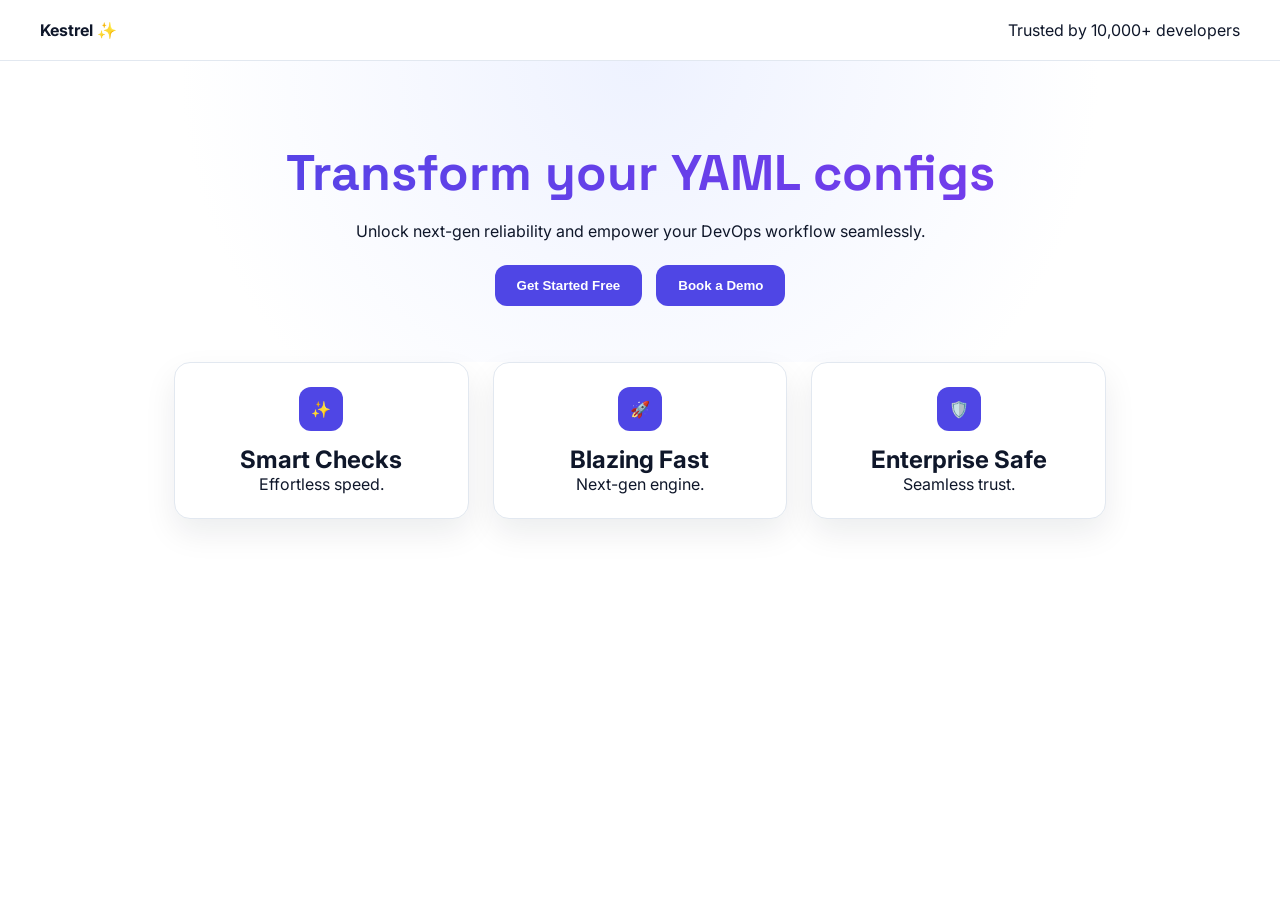
<file: examples/cli-landing-before.html>
<!doctype html>
<html lang="en">
<head>
  <meta charset="utf-8" />
  <meta name="viewport" content="width=device-width, initial-scale=1.0" />
  <title>Kestrel CLI — Before</title>
  <link href="https://fonts.googleapis.com/css2?family=Space+Grotesk:wght@600;700&family=Inter:wght@400;600&display=swap" rel="stylesheet" />
  <style>
    * { box-sizing: border-box; margin: 0; padding: 0; }
    body {
      font-family: 'Inter', sans-serif;
      background: #ffffff;
      color: #0f172a;
    }
    header {
      display: flex;
      justify-content: space-between;
      padding: 20px 40px;
      border-bottom: 1px solid #e2e8f0;
    }
    .hero {
      text-align: center;
      padding: 80px 24px 56px;
      background: radial-gradient(circle at top, #eef2ff, #ffffff 65%);
    }
    h1 {
      font-family: 'Space Grotesk', sans-serif;
      font-size: 50px;
      background: linear-gradient(90deg, #4f46e5, #7c3aed);
      -webkit-background-clip: text;
      -webkit-text-fill-color: transparent;
      margin-bottom: 16px;
    }
    .cta-group { display: flex; justify-content: center; gap: 14px; margin-top: 24px; }
    .btn {
      background: #4f46e5;
      color: #fff;
      border: 0;
      border-radius: 12px;
      padding: 13px 22px;
      font-weight: 600;
      outline: none;
    }
    .features {
      max-width: 980px;
      margin: 0 auto 64px;
      display: grid;
      grid-template-columns: repeat(3, 1fr);
      gap: 24px;
      padding: 0 24px;
    }
    .card {
      background: #ffffff;
      border: 1px solid #e2e8f0;
      border-radius: 16px;
      padding: 24px;
      box-shadow: 0 14px 32px rgba(15, 23, 42, 0.08);
      text-align: center;
    }
    .icon {
      width: 44px;
      height: 44px;
      margin: 0 auto 14px;
      border-radius: 12px;
      background: #4f46e5;
      color: #fff;
      display: grid;
      place-items: center;
    }
  </style>
</head>
<body>
  <header>
    <strong>Kestrel ✨</strong>
    <span>Trusted by 10,000+ developers</span>
  </header>
  <section class="hero">
    <h1>Transform your YAML configs</h1>
    <p>Unlock next-gen reliability and empower your DevOps workflow seamlessly.</p>
    <div class="cta-group">
      <button class="btn" type="button">Get Started Free</button>
      <button class="btn" type="button">Book a Demo</button>
    </div>
  </section>
  <section class="features">
    <div class="card"><div class="icon">✨</div><h2>Smart Checks</h2><p>Effortless speed.</p></div>
    <div class="card"><div class="icon">🚀</div><h2>Blazing Fast</h2><p>Next-gen engine.</p></div>
    <div class="card"><div class="icon">🛡️</div><h2>Enterprise Safe</h2><p>Seamless trust.</p></div>
  </section>
</body>
</html>
</file>
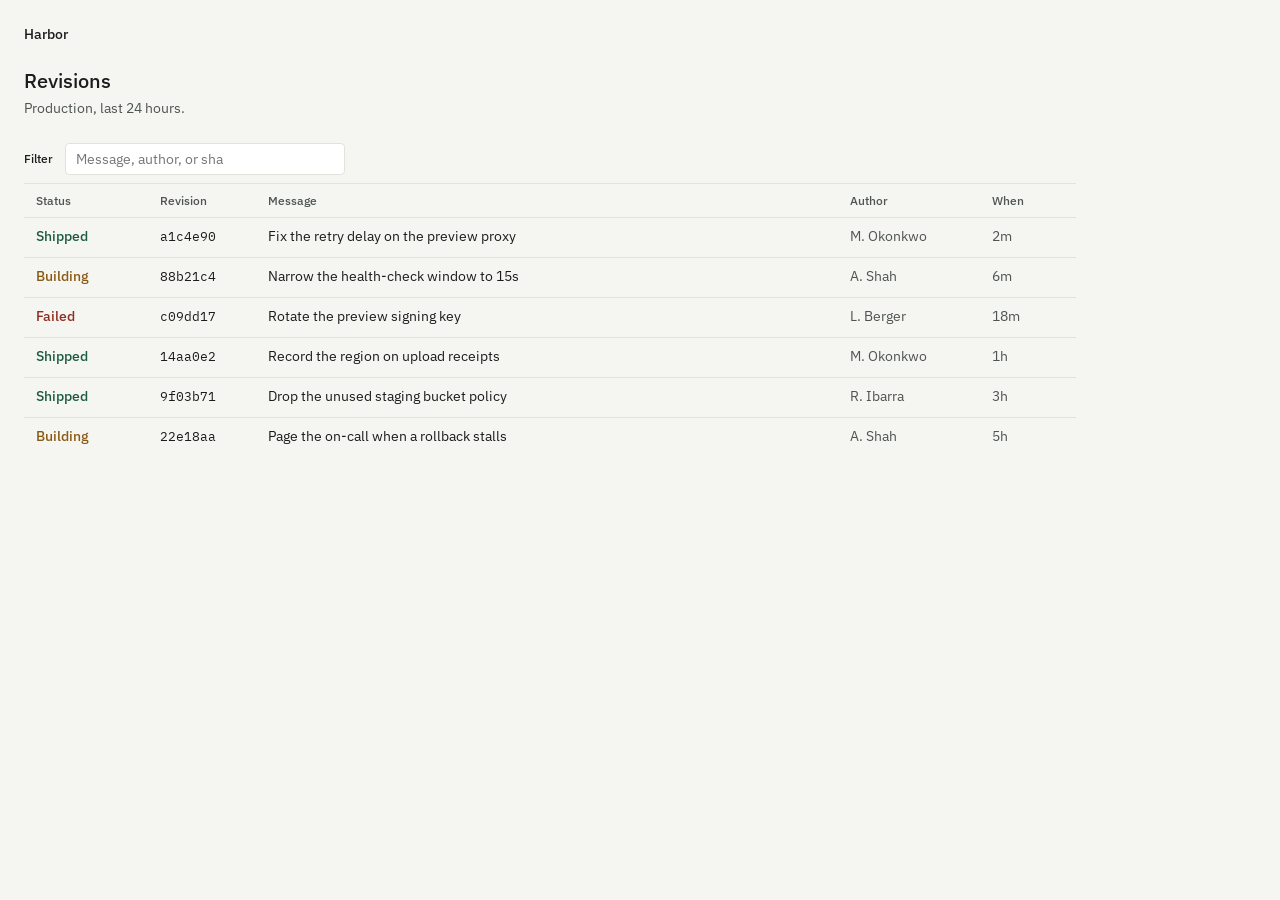
<file: examples/harbor-after.html>
<!DOCTYPE html>
<html lang="en">
<head>
  <meta charset="utf-8">
  <meta name="viewport" content="width=device-width, initial-scale=1">
  <title>Revisions — Harbor</title>
  <link rel="preconnect" href="https://fonts.googleapis.com">
  <link rel="preconnect" href="https://fonts.gstatic.com" crossorigin>
  <link href="https://fonts.googleapis.com/css2?family=IBM+Plex+Mono:wght@400;500&family=IBM+Plex+Sans:wght@400;500&display=swap" rel="stylesheet">
  <style>
    :root {
      --surface: #f5f5f2;
      --raised: #ffffff;
      --ink: #1b1d1c;
      --muted: #4e5450;
      --line: #e2e3dc;
      --shipped: #1e5c40;
      --failed: #8f2d1f;
      --building: #8a5a12;
      --row: #eeeee8;
    }

    * { box-sizing: border-box; }

    body {
      margin: 0;
      background: var(--surface);
      color: var(--ink);
      font-family: "IBM Plex Sans", system-ui, "Segoe UI", Helvetica, Arial, sans-serif;
      font-size: 14px;
      line-height: 1.45;
    }

    .skip {
      position: absolute;
      left: 16px;
      top: -48px;
      background: var(--ink);
      color: var(--surface);
      padding: 8px 12px;
    }

    .skip:focus { top: 16px; }

    :focus-visible {
      outline: 2px solid var(--ink);
      outline-offset: 2px;
    }

    a { color: inherit; }

    .page { padding: 24px; max-width: 1100px; }

    .top {
      display: flex;
      justify-content: space-between;
      align-items: baseline;
      gap: 16px;
    }

    .product {
      font-weight: 500;
      text-decoration: none;
      font-size: 14px;
    }

    h1 {
      margin: 24px 0 0;
      font-size: 20px;
      font-weight: 500;
      line-height: 1.3;
    }

    .where { margin: 4px 0 0; color: var(--muted); }

    form {
      display: flex;
      align-items: center;
      gap: 12px;
      margin: 24px 0 8px;
    }

    label { font-size: 12px; font-weight: 500; }

    input {
      font: inherit;
      color: inherit;
      background: var(--raised);
      border: 1px solid var(--line);
      border-radius: 4px;
      height: 32px;
      padding: 0 10px;
      min-width: min(280px, 100%);
    }

    .list { margin-top: 8px; }

    .row {
      display: grid;
      grid-template-columns: 112px 96px minmax(0, 1fr) 130px 72px;
      gap: 12px;
      align-items: baseline;
      min-height: 40px;
      padding: 8px 12px;
      border-top: 1px solid var(--line);
    }

    .row.head {
      color: var(--muted);
      font-size: 12px;
      font-weight: 500;
      min-height: 32px;
    }

    .row:not(.head):hover { background: var(--row); }

    .sha {
      font-family: "IBM Plex Mono", ui-monospace, "SF Mono", Menlo, Consolas, monospace;
      font-size: 13px;
    }

    .when, .who { color: var(--muted); }

    #empty {
      margin: 12px 12px 0;
      color: var(--muted);
    }

    .status { font-weight: 500; }

    .status.shipped { color: var(--shipped); }

    .status.failed { color: var(--failed); }

    .status.building { color: var(--building); }

    @media (max-width: 720px) {
      .page { padding: 16px; }
      .row.head { display: none; }
      .row {
        grid-template-columns: 1fr auto;
        grid-template-areas:
          "status when"
          "message message"
          "sha who";
        gap: 4px 12px;
        padding: 12px 0;
      }
      .status { grid-area: status; }
      .when { grid-area: when; justify-self: end; }
      .message { grid-area: message; }
      .sha { grid-area: sha; }
      .who { grid-area: who; justify-self: end; }
    }
  </style>
</head>
<body>
  <a class="skip" href="#revisions">Skip to revisions</a>
  <div class="page">
    <header class="top">
      <a class="product" href="#revisions">Harbor</a>
    </header>

    <h1 id="revisions">Revisions</h1>
    <p class="where">Production, last 24 hours.</p>

    <form role="search">
      <label for="filter">Filter</label>
      <input id="filter" type="search" name="q" placeholder="Message, author, or sha">
    </form>

    <div class="list" role="table" aria-label="Revisions">
      <div class="row head" role="row">
        <span role="columnheader">Status</span>
        <span role="columnheader">Revision</span>
        <span role="columnheader">Message</span>
        <span role="columnheader">Author</span>
        <span role="columnheader">When</span>
      </div>
      <div class="row" role="row">
        <span class="status shipped" role="cell">Shipped</span>
        <span class="sha" role="cell">a1c4e90</span>
        <span class="message" role="cell">Fix the retry delay on the preview proxy</span>
        <span class="who" role="cell">M. Okonkwo</span>
        <span class="when" role="cell">2m</span>
      </div>
      <div class="row" role="row">
        <span class="status building" role="cell">Building</span>
        <span class="sha" role="cell">88b21c4</span>
        <span class="message" role="cell">Narrow the health-check window to 15s</span>
        <span class="who" role="cell">A. Shah</span>
        <span class="when" role="cell">6m</span>
      </div>
      <div class="row" role="row">
        <span class="status failed" role="cell">Failed</span>
        <span class="sha" role="cell">c09dd17</span>
        <span class="message" role="cell">Rotate the preview signing key</span>
        <span class="who" role="cell">L. Berger</span>
        <span class="when" role="cell">18m</span>
      </div>
      <div class="row" role="row">
        <span class="status shipped" role="cell">Shipped</span>
        <span class="sha" role="cell">14aa0e2</span>
        <span class="message" role="cell">Record the region on upload receipts</span>
        <span class="who" role="cell">M. Okonkwo</span>
        <span class="when" role="cell">1h</span>
      </div>
      <div class="row" role="row">
        <span class="status shipped" role="cell">Shipped</span>
        <span class="sha" role="cell">9f03b71</span>
        <span class="message" role="cell">Drop the unused staging bucket policy</span>
        <span class="who" role="cell">R. Ibarra</span>
        <span class="when" role="cell">3h</span>
      </div>
      <div class="row" role="row">
        <span class="status building" role="cell">Building</span>
        <span class="sha" role="cell">22e18aa</span>
        <span class="message" role="cell">Page the on-call when a rollback stalls</span>
        <span class="who" role="cell">A. Shah</span>
        <span class="when" role="cell">5h</span>
      </div>
    </div>
    <p id="empty" hidden>No revisions match that filter.</p>
  </div>
  <script>
    const filter = document.getElementById("filter");
    const rows = Array.from(document.querySelectorAll(".row:not(.head)"));
    const empty = document.getElementById("empty");
    filter.addEventListener("input", () => {
      const query = filter.value.trim().toLowerCase();
      let shown = 0;
      rows.forEach((row) => {
        const match = query.length === 0 || row.textContent.toLowerCase().includes(query);
        row.hidden = !match;
        if (match) shown += 1;
      });
      empty.hidden = shown !== 0;
    });
  </script>
</body>
</html>
</file>
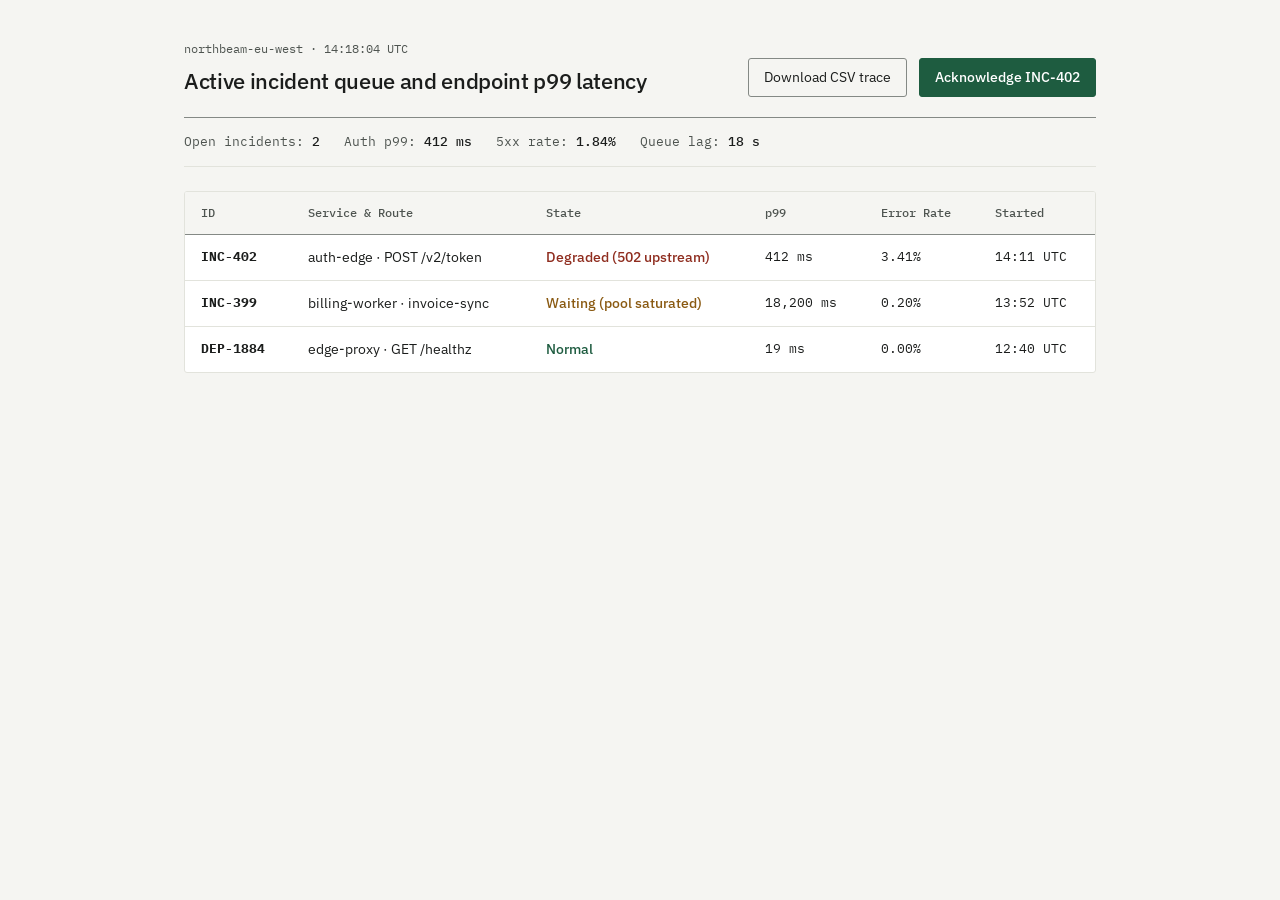
<file: examples/metrics-after.html>
<!doctype html>
<html lang="en">
<head>
  <meta charset="utf-8" />
  <meta name="viewport" content="width=device-width, initial-scale=1.0" />
  <title>Northbeam Core — Incident & Latency Queue</title>
  <link rel="preconnect" href="https://fonts.googleapis.com" />
  <link rel="preconnect" href="https://fonts.gstatic.com" crossorigin />
  <link href="https://fonts.googleapis.com/css2?family=IBM+Plex+Mono:wght@400;500&family=IBM+Plex+Sans:wght@400;500&display=swap" rel="stylesheet" />
  <style>
    :root {
      --surface: #f5f5f2;
      --raised: #ffffff;
      --ink: #1b1d1c;
      --muted: #4e5450;
      --hairline: #e2e3dc;
      --border: #848985;
      --accent: #1e5c40;
      --danger: #8f2d1f;
      --warning: #8a5a12;
    }
    * { box-sizing: border-box; }
    button, input, select { font: inherit; }
    body {
      margin: 0;
      background: var(--surface);
      color: var(--ink);
      font-family: 'IBM Plex Sans', system-ui, sans-serif;
      line-height: 1.5;
    }
    :focus-visible {
      outline: 2px solid var(--accent);
      outline-offset: 2px;
    }
    main {
      max-width: 960px;
      margin: 0 auto;
      padding: 2.5rem 1.5rem 4rem;
    }
    .head {
      display: flex;
      flex-wrap: wrap;
      justify-content: space-between;
      align-items: flex-end;
      gap: 1rem;
      padding-bottom: 1.25rem;
      border-bottom: 1px solid var(--border);
    }
    .eyebrow {
      font-family: 'IBM Plex Mono', monospace;
      font-size: 0.75rem;
      color: var(--muted);
      margin: 0 0 0.375rem;
    }
    h1 {
      margin: 0;
      font-size: 1.375rem;
      font-weight: 500;
      letter-spacing: -0.015em;
    }
    .head-actions {
      display: flex;
      gap: 0.75rem;
      align-items: center;
    }
    .btn-primary {
      background: var(--accent);
      color: #ffffff;
      border: 1px solid var(--accent);
      border-radius: 3px;
      padding: 0.5rem 0.9375rem;
      font-size: 0.875rem;
      font-weight: 500;
      cursor: pointer;
    }
    .btn-secondary {
      background: transparent;
      color: var(--ink);
      border: 1px solid var(--border);
      border-radius: 3px;
      padding: 0.5rem 0.9375rem;
      font-size: 0.875rem;
      cursor: pointer;
    }
    .summary-strip {
      display: flex;
      flex-wrap: wrap;
      gap: 1.5rem;
      padding: 0.875rem 0;
      border-bottom: 1px solid var(--hairline);
      font-family: 'IBM Plex Mono', monospace;
      font-size: 0.8125rem;
      font-variant-numeric: tabular-nums;
    }
    .summary-strip span { color: var(--muted); }
    .summary-strip strong { color: var(--ink); font-weight: 500; }
    .queue {
      margin-top: 1.5rem;
      background: var(--raised);
      border: 1px solid var(--hairline);
      border-radius: 3px;
      overflow-x: auto;
    }
    table {
      width: 100%;
      border-collapse: collapse;
      min-width: 600px;
      font-variant-numeric: tabular-nums;
    }
    th, td {
      text-align: left;
      padding: 0.75rem 1rem;
      border-bottom: 1px solid var(--hairline);
      font-size: 0.875rem;
    }
    thead th {
      font-family: 'IBM Plex Mono', monospace;
      font-size: 0.75rem;
      font-weight: 500;
      color: var(--muted);
      background: var(--surface);
      border-bottom: 1px solid var(--border);
    }
    tbody tr:last-child th,
    tbody tr:last-child td { border-bottom: 0; }
    .mono { font-family: 'IBM Plex Mono', monospace; font-size: 0.8125rem; }
    .state-bad { color: var(--danger); font-weight: 500; }
    .state-warn { color: var(--warning); font-weight: 500; }
    .state-ok { color: var(--accent); font-weight: 500; }
  </style>
</head>
<body>
  <main>
    <div class="head">
      <div>
        <p class="eyebrow">northbeam-eu-west · 14:18:04 UTC</p>
        <h1>Active incident queue and endpoint p99 latency</h1>
      </div>
      <div class="head-actions">
        <button class="btn-secondary" type="button">Download CSV trace</button>
        <button class="btn-primary" type="button">Acknowledge INC-402</button>
      </div>
    </div>
    <div class="summary-strip" aria-label="Cluster totals">
      <div><span>Open incidents: </span><strong>2</strong></div>
      <div><span>Auth p99: </span><strong>412 ms</strong></div>
      <div><span>5xx rate: </span><strong>1.84%</strong></div>
      <div><span>Queue lag: </span><strong>18 s</strong></div>
    </div>
    <section class="queue" aria-label="Service queue">
      <table>
        <thead>
          <tr>
            <th scope="col">ID</th>
            <th scope="col">Service &amp; Route</th>
            <th scope="col">State</th>
            <th scope="col">p99</th>
            <th scope="col">Error Rate</th>
            <th scope="col">Started</th>
          </tr>
        </thead>
        <tbody>
          <tr>
            <th scope="row" class="mono">INC-402</th>
            <td>auth-edge · POST /v2/token</td>
            <td class="state-bad">Degraded (502 upstream)</td>
            <td class="mono">412 ms</td>
            <td class="mono">3.41%</td>
            <td class="mono">14:11 UTC</td>
          </tr>
          <tr>
            <th scope="row" class="mono">INC-399</th>
            <td>billing-worker · invoice-sync</td>
            <td class="state-warn">Waiting (pool saturated)</td>
            <td class="mono">18,200 ms</td>
            <td class="mono">0.20%</td>
            <td class="mono">13:52 UTC</td>
          </tr>
          <tr>
            <th scope="row" class="mono">DEP-1884</th>
            <td>edge-proxy · GET /healthz</td>
            <td class="state-ok">Normal</td>
            <td class="mono">19 ms</td>
            <td class="mono">0.00%</td>
            <td class="mono">12:40 UTC</td>
          </tr>
        </tbody>
      </table>
    </section>
  </main>
</body>
</html>
</file>
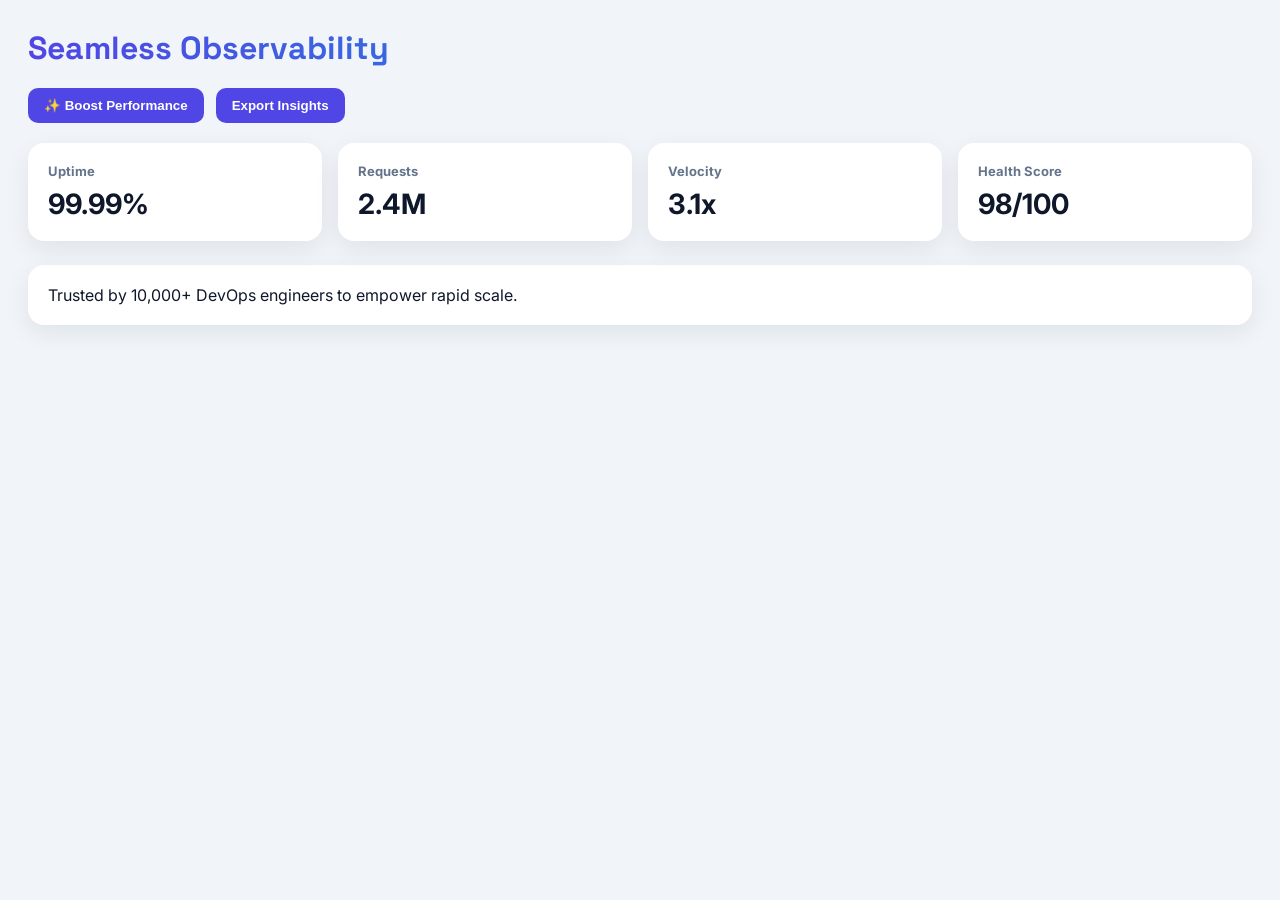
<file: examples/metrics-before.html>
<!doctype html>
<html lang="en">
<head>
  <meta charset="utf-8" />
  <meta name="viewport" content="width=device-width, initial-scale=1.0" />
  <title>Northbeam Metrics — Before</title>
  <link href="https://fonts.googleapis.com/css2?family=Space+Grotesk:wght@600;700&family=Inter:wght@400;600&display=swap" rel="stylesheet" />
  <style>
    * { box-sizing: border-box; margin: 0; padding: 0; }
    body {
      font-family: 'Inter', sans-serif;
      background: #f1f5f9;
      color: #0f172a;
      padding: 28px;
    }
    h1 {
      font-family: 'Space Grotesk', sans-serif;
      font-size: 32px;
      background: linear-gradient(90deg, #4f46e5, #06b6d4);
      -webkit-background-clip: text;
      -webkit-text-fill-color: transparent;
      margin-bottom: 20px;
    }
    .kpis {
      display: grid;
      grid-template-columns: repeat(4, 1fr);
      gap: 16px;
      margin-bottom: 24px;
    }
    .card {
      background: #fff;
      border-radius: 16px;
      padding: 20px;
      box-shadow: 0 8px 24px rgba(15, 23, 42, 0.08);
    }
    .card h2 { font-size: 13px; color: #64748b; }
    .card strong { font-size: 28px; display: block; margin-top: 8px; }
    .actions { display: flex; gap: 12px; margin-bottom: 20px; }
    button {
      background: #4f46e5;
      color: #fff;
      border: 0;
      border-radius: 10px;
      padding: 10px 16px;
      font-weight: 600;
      outline: none;
    }
  </style>
</head>
<body>
  <h1>Seamless Observability</h1>
  <div class="actions">
    <button type="button">✨ Boost Performance</button>
    <button type="button">Export Insights</button>
  </div>
  <div class="kpis">
    <div class="card"><h2>Uptime</h2><strong>99.99%</strong></div>
    <div class="card"><h2>Requests</h2><strong>2.4M</strong></div>
    <div class="card"><h2>Velocity</h2><strong>3.1x</strong></div>
    <div class="card"><h2>Health Score</h2><strong>98/100</strong></div>
  </div>
  <div class="card">
    <p>Trusted by 10,000+ DevOps engineers to empower rapid scale.</p>
  </div>
</body>
</html>
</file>
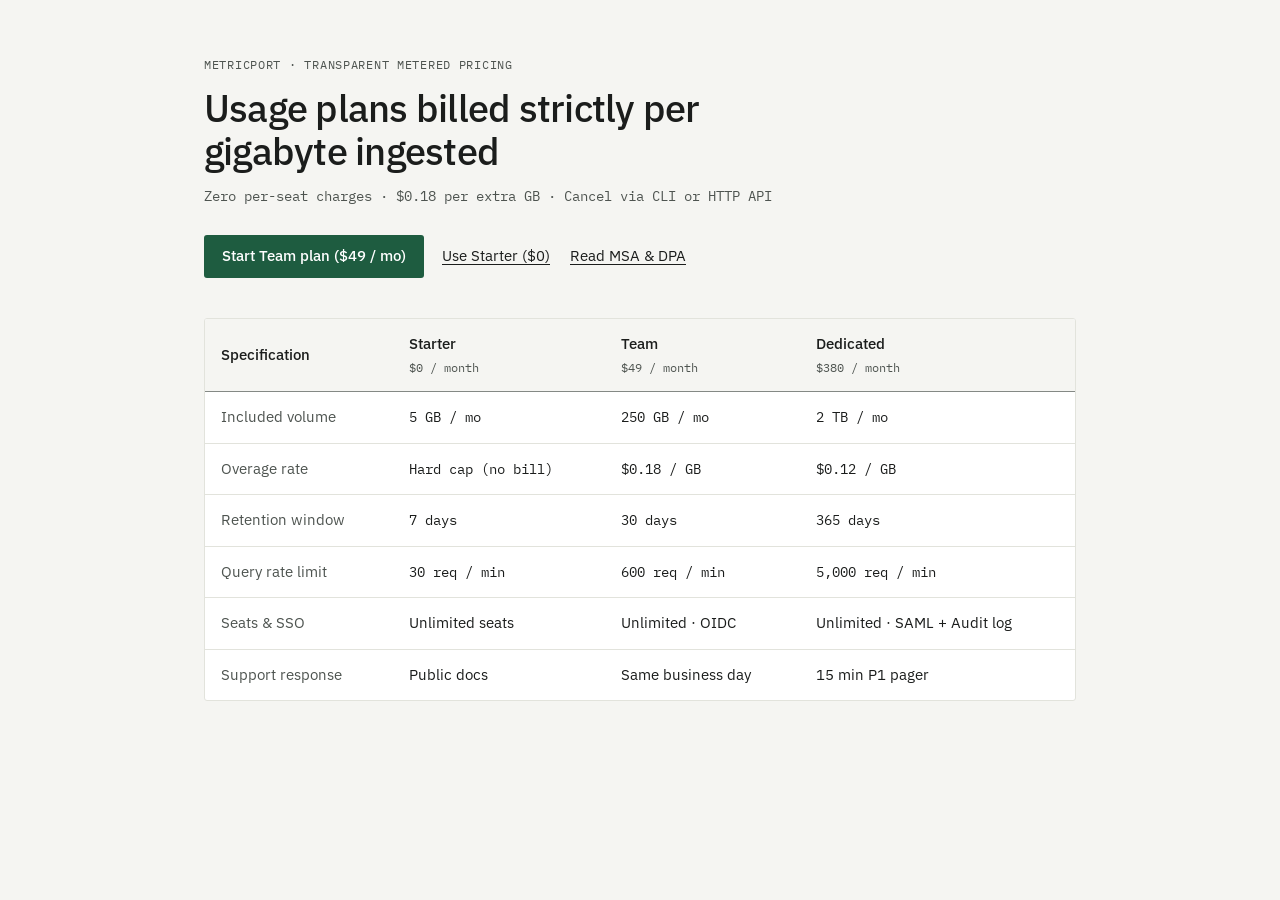
<file: examples/pricing-after.html>
<!doctype html>
<html lang="en">
<head>
  <meta charset="utf-8" />
  <meta name="viewport" content="width=device-width, initial-scale=1.0" />
  <title>MetricPort — Telemetry Ingestion Plans</title>
  <link rel="preconnect" href="https://fonts.googleapis.com" />
  <link rel="preconnect" href="https://fonts.gstatic.com" crossorigin />
  <link href="https://fonts.googleapis.com/css2?family=IBM+Plex+Mono:wght@400;500&family=IBM+Plex+Sans:wght@400;500&display=swap" rel="stylesheet" />
  <style>
    :root {
      --surface: #f5f5f2;
      --raised: #ffffff;
      --ink: #1b1d1c;
      --muted: #4e5450;
      --hairline: #e2e3dc;
      --border: #848985;
      --accent: #1e5c40;
    }
    * { box-sizing: border-box; }
    body {
      margin: 0;
      background: var(--surface);
      color: var(--ink);
      font-family: 'IBM Plex Sans', system-ui, sans-serif;
      line-height: 1.5;
    }
    :focus-visible {
      outline: 2px solid var(--accent);
      outline-offset: 2px;
    }
    main {
      max-width: 920px;
      margin: 0 auto;
      padding: 3.5rem 1.5rem 4.5rem;
    }
    .eyebrow {
      font-family: 'IBM Plex Mono', monospace;
      font-size: 0.75rem;
      letter-spacing: 0.06em;
      text-transform: uppercase;
      color: var(--muted);
      margin: 0 0 0.75rem;
    }
    h1 {
      margin: 0;
      font-size: clamp(1.75rem, 3.2vw, 2.35rem);
      font-weight: 500;
      letter-spacing: -0.02em;
      line-height: 1.15;
      max-width: 24ch;
    }
    .formula {
      margin: 0.875rem 0 0;
      font-family: 'IBM Plex Mono', monospace;
      font-size: 0.875rem;
      color: var(--muted);
    }
    .cta-row {
      margin-top: 1.75rem;
      display: flex;
      flex-wrap: wrap;
      align-items: center;
      gap: 1rem;
    }
    .btn-primary {
      display: inline-block;
      background: var(--accent);
      color: #ffffff;
      text-decoration: none;
      padding: 0.625rem 1.125rem;
      border-radius: 3px;
      font-size: 0.9375rem;
      font-weight: 500;
    }
    .text-link {
      display: inline-flex;
      align-items: center;
      min-height: 36px;
      padding: 0.25rem 0.125rem;
      color: var(--ink);
      font-size: 0.9375rem;
      text-underline-offset: 3px;
    }
    .table-wrap {
      margin-top: 2.5rem;
      background: var(--raised);
      border: 1px solid var(--hairline);
      border-radius: 3px;
      overflow-x: auto;
    }
    table {
      width: 100%;
      border-collapse: collapse;
      min-width: 560px;
      font-variant-numeric: tabular-nums;
    }
    th, td {
      text-align: left;
      padding: 0.875rem 1rem;
      border-bottom: 1px solid var(--hairline);
      font-size: 0.9375rem;
    }
    thead th {
      font-weight: 500;
      border-bottom: 1px solid var(--border);
      background: var(--surface);
    }
    th .unit {
      display: block;
      font-family: 'IBM Plex Mono', monospace;
      font-weight: 400;
      font-size: 0.75rem;
      color: var(--muted);
      margin-top: 0.25rem;
    }
    tbody th {
      font-weight: 400;
      color: var(--muted);
    }
    tbody tr:last-child th,
    tbody tr:last-child td {
      border-bottom: 0;
    }
    .num {
      font-family: 'IBM Plex Mono', monospace;
      font-size: 0.875rem;
    }
  </style>
</head>
<body>
  <main>
    <p class="eyebrow">MetricPort · Transparent Metered Pricing</p>
    <h1>Usage plans billed strictly per gigabyte ingested</h1>
    <p class="formula">Zero per-seat charges · $0.18 per extra GB · Cancel via CLI or HTTP API</p>
    <div class="cta-row">
      <a class="btn-primary" href="#team-plan">Start Team plan ($49 / mo)</a>
      <a class="text-link" href="#free-tier">Use Starter ($0)</a>
      <a class="text-link" href="#dpa">Read MSA &amp; DPA</a>
    </div>
    <div class="table-wrap" tabindex="0" role="region" aria-label="Plan comparison table">
      <table>
        <thead>
          <tr>
            <th scope="col">Specification</th>
            <th scope="col" id="free-tier">Starter <span class="unit">$0 / month</span></th>
            <th scope="col" id="team-plan">Team <span class="unit">$49 / month</span></th>
            <th scope="col" id="dpa">Dedicated <span class="unit">$380 / month</span></th>
          </tr>
        </thead>
        <tbody>
          <tr>
            <th scope="row">Included volume</th>
            <td class="num">5 GB / mo</td>
            <td class="num">250 GB / mo</td>
            <td class="num">2 TB / mo</td>
          </tr>
          <tr>
            <th scope="row">Overage rate</th>
            <td class="num">Hard cap (no bill)</td>
            <td class="num">$0.18 / GB</td>
            <td class="num">$0.12 / GB</td>
          </tr>
          <tr>
            <th scope="row">Retention window</th>
            <td class="num">7 days</td>
            <td class="num">30 days</td>
            <td class="num">365 days</td>
          </tr>
          <tr>
            <th scope="row">Query rate limit</th>
            <td class="num">30 req / min</td>
            <td class="num">600 req / min</td>
            <td class="num">5,000 req / min</td>
          </tr>
          <tr>
            <th scope="row">Seats &amp; SSO</th>
            <td>Unlimited seats</td>
            <td>Unlimited · OIDC</td>
            <td>Unlimited · SAML + Audit log</td>
          </tr>
          <tr>
            <th scope="row">Support response</th>
            <td>Public docs</td>
            <td>Same business day</td>
            <td>15 min P1 pager</td>
          </tr>
        </tbody>
      </table>
    </div>
  </main>
</body>
</html>
</file>
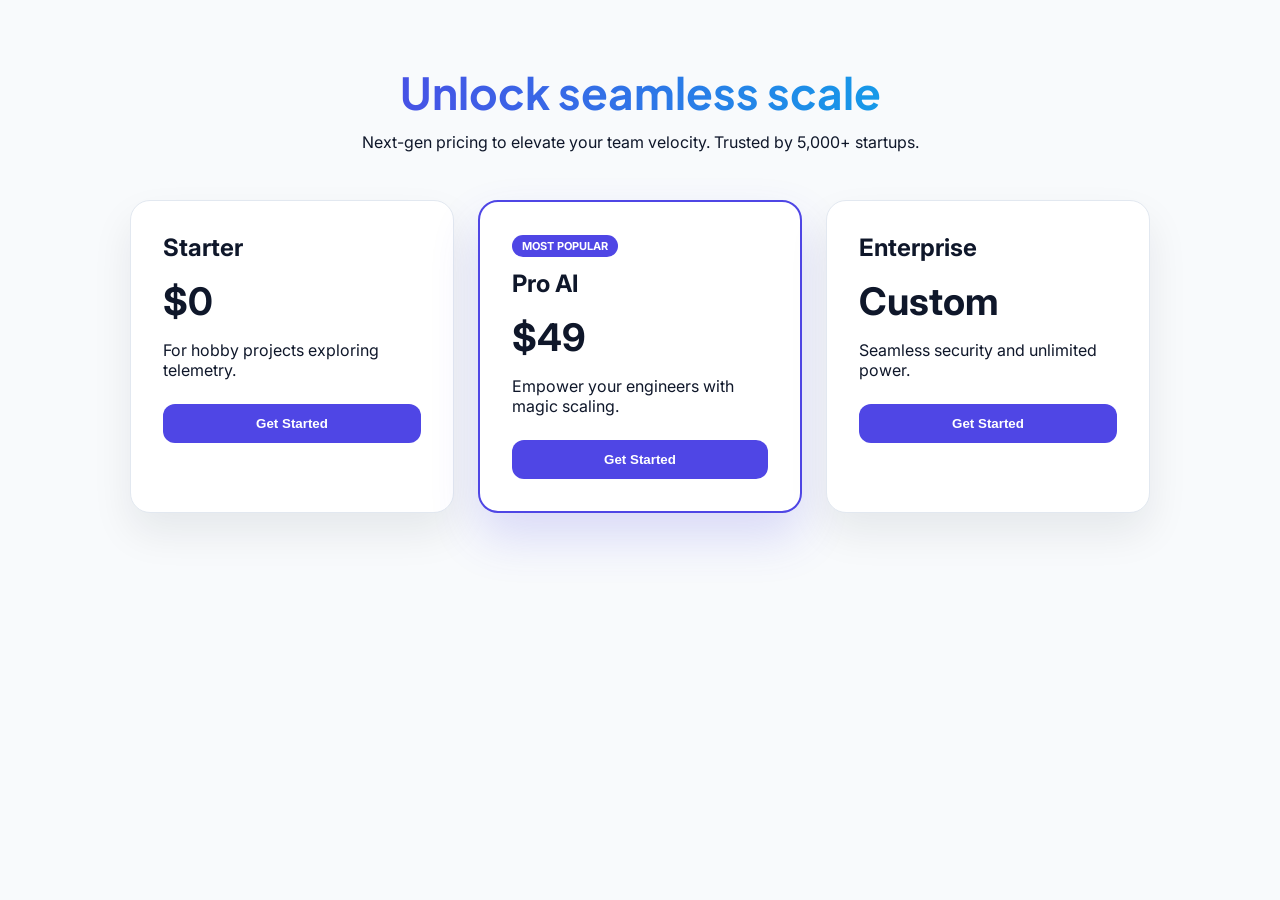
<file: examples/pricing-before.html>
<!doctype html>
<html lang="en">
<head>
  <meta charset="utf-8" />
  <meta name="viewport" content="width=device-width, initial-scale=1.0" />
  <title>MetricPort Pricing — Before</title>
  <link href="https://fonts.googleapis.com/css2?family=Inter:wght@400;600;700&family=Plus+Jakarta+Sans:wght@600;700&display=swap" rel="stylesheet" />
  <style>
    * { box-sizing: border-box; margin: 0; padding: 0; }
    body {
      font-family: 'Inter', sans-serif;
      background: #f8fafc;
      color: #0f172a;
      padding: 64px 24px;
    }
    .header { text-align: center; max-width: 640px; margin: 0 auto 48px; }
    h1 {
      font-family: 'Plus Jakarta Sans', sans-serif;
      font-size: 44px;
      background: linear-gradient(90deg, #4f46e5, #0ea5e9);
      -webkit-background-clip: text;
      -webkit-text-fill-color: transparent;
      margin-bottom: 12px;
    }
    .cards {
      display: grid;
      grid-template-columns: repeat(3, 1fr);
      gap: 24px;
      max-width: 1020px;
      margin: 0 auto;
    }
    .card {
      background: #ffffff;
      border-radius: 20px;
      padding: 32px;
      box-shadow: 0 20px 40px rgba(15, 23, 42, 0.08);
      border: 1px solid #e2e8f0;
    }
    .card.featured {
      border: 2px solid #4f46e5;
      box-shadow: 0 24px 48px rgba(79, 70, 229, 0.18);
    }
    .pill {
      display: inline-block;
      background: #4f46e5;
      color: #fff;
      font-size: 11px;
      font-weight: 700;
      padding: 4px 10px;
      border-radius: 999px;
      margin-bottom: 12px;
    }
    .price { font-size: 38px; font-weight: 700; margin: 16px 0; }
    button {
      width: 100%;
      margin-top: 24px;
      padding: 12px;
      border-radius: 12px;
      border: 0;
      background: #4f46e5;
      color: #fff;
      font-weight: 600;
      outline: none;
      cursor: pointer;
    }
  </style>
</head>
<body>
  <div class="header">
    <h1>Unlock seamless scale</h1>
    <p>Next-gen pricing to elevate your team velocity. Trusted by 5,000+ startups.</p>
  </div>
  <div class="cards">
    <div class="card">
      <h2>Starter</h2>
      <div class="price">$0</div>
      <p>For hobby projects exploring telemetry.</p>
      <button type="button">Get Started</button>
    </div>
    <div class="card featured">
      <span class="pill">MOST POPULAR</span>
      <h2>Pro AI</h2>
      <div class="price">$49</div>
      <p>Empower your engineers with magic scaling.</p>
      <button type="button">Get Started</button>
    </div>
    <div class="card">
      <h2>Enterprise</h2>
      <div class="price">Custom</div>
      <p>Seamless security and unlimited power.</p>
      <button type="button">Get Started</button>
    </div>
  </div>
</body>
</html>
</file>
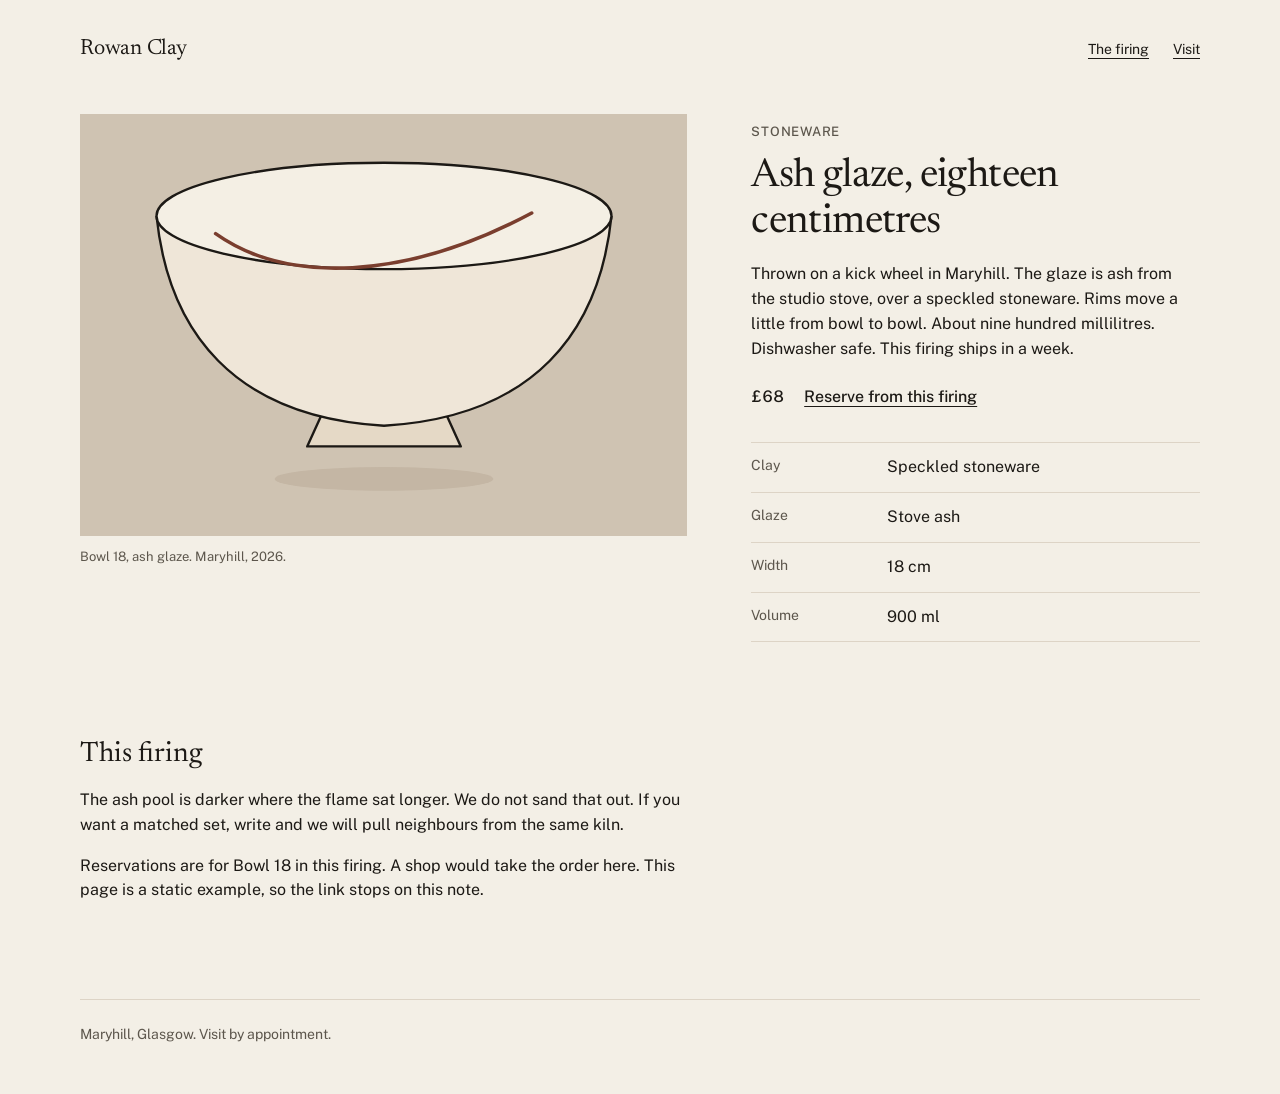
<file: examples/rowan-after.html>
<!DOCTYPE html>
<html lang="en">
<head>
  <meta charset="utf-8">
  <meta name="viewport" content="width=device-width, initial-scale=1">
  <title>Ash glaze, eighteen centimetres — Rowan Clay</title>
  <link rel="preconnect" href="https://fonts.googleapis.com">
  <link rel="preconnect" href="https://fonts.gstatic.com" crossorigin>
  <link href="https://fonts.googleapis.com/css2?family=Newsreader:opsz,wght@6..72,400;6..72,500&family=Public+Sans:ital,wght@0,400;0,500;1,400&display=swap" rel="stylesheet">
  <style>
    :root {
      --surface: #f3efe6;
      --ink: #1c1915;
      --muted: #5c564c;
      --line: #ddd4c6;
      --accent: #7a3e2e;
      --well: #cfc3b2;
      --bowl: #efe6d8;
      --rim: #f6f1e8;
    }

    * { box-sizing: border-box; }

    html { scroll-behavior: smooth; }

    body {
      margin: 0;
      background: var(--surface);
      color: var(--ink);
      font-family: "Public Sans", system-ui, "Segoe UI", Helvetica, Arial, sans-serif;
      font-size: 16px;
      line-height: 1.55;
    }

    .skip {
      position: absolute;
      left: 16px;
      top: -48px;
      background: var(--ink);
      color: var(--surface);
      padding: 8px 12px;
      z-index: 2;
    }

    .skip:focus { top: 16px; }

    :focus-visible {
      outline: 2px solid var(--ink);
      outline-offset: 3px;
    }

    a { color: inherit; }

    .page {
      width: min(1120px, calc(100% - max(40px, 12vw)));
      margin: 0 auto;
    }

    header {
      display: flex;
      justify-content: space-between;
      align-items: baseline;
      gap: 24px;
      padding: 32px 0 0;
    }

    .mark {
      font-family: Newsreader, "Iowan Old Style", Palatino, Georgia, serif;
      font-size: 22px;
      font-weight: 400;
      text-decoration: none;
      letter-spacing: -0.01em;
    }

    nav { display: flex; gap: 24px; }

    nav a {
      font-size: 14px;
      text-decoration-thickness: 1px;
      text-underline-offset: 4px;
    }

    .spread {
      display: grid;
      grid-template-columns: 1.15fr 0.85fr;
      gap: 64px;
      align-items: start;
      padding: 48px 0 0;
    }

    figure { margin: 0; }

    .well {
      background: var(--well);
      aspect-ratio: 36 / 25;
      display: grid;
      place-items: center;
    }

    .well svg { width: min(88%, 520px); height: auto; }

    figcaption {
      margin-top: 12px;
      color: var(--muted);
      font-size: 13px;
      line-height: 1.4;
    }

    .copy { padding-top: 8px; max-width: 38rem; }

    .kicker {
      margin: 0 0 12px;
      font-size: 13px;
      font-weight: 500;
      letter-spacing: 0.06em;
      text-transform: uppercase;
      color: var(--muted);
    }

    h1 {
      margin: 0;
      font-family: Newsreader, "Iowan Old Style", Palatino, Georgia, serif;
      font-size: clamp(32px, 4vw, 40px);
      font-weight: 400;
      line-height: 1.15;
      letter-spacing: -0.015em;
    }

    .lede { margin: 16px 0 0; }

    .buy {
      display: flex;
      flex-wrap: wrap;
      align-items: baseline;
      gap: 8px 20px;
      margin: 24px 0 0;
    }

    .price {
      font-variant-numeric: tabular-nums;
      font-weight: 500;
    }

    .action {
      font-weight: 500;
      text-underline-offset: 4px;
    }

    dl { margin: 32px 0 0; }

    dl div {
      display: grid;
      grid-template-columns: 7.5rem 1fr;
      gap: 16px;
      padding: 12px 0;
      border-top: 1px solid var(--line);
    }

    dl div:last-child { border-bottom: 1px solid var(--line); }

    dt { margin: 0; color: var(--muted); font-size: 14px; }

    dd { margin: 0; }

    .firing {
      max-width: 62ch;
      margin: 96px 0 0;
    }

    h2 {
      margin: 0;
      font-family: Newsreader, "Iowan Old Style", Palatino, Georgia, serif;
      font-size: 28px;
      font-weight: 400;
      line-height: 1.2;
    }

    .firing p { margin: 16px 0 0; }

    #reserve:target {
      box-shadow: inset 2px 0 0 var(--ink);
      padding-left: 12px;
    }

    footer {
      margin: 96px 0 48px;
      padding-top: 24px;
      border-top: 1px solid var(--line);
      color: var(--muted);
      font-size: 14px;
    }

    @media (max-width: 800px) {
      .spread { grid-template-columns: 1fr; gap: 32px; padding-top: 32px; }
      .firing, footer { margin-top: 64px; }
      header { align-items: start; }
      nav { flex-direction: column; gap: 8px; align-items: flex-end; }
    }

    @media (prefers-reduced-motion: reduce) {
      html { scroll-behavior: auto; }
    }
  </style>
</head>
<body>
  <a class="skip" href="#main">Skip to the bowl</a>
  <div class="page" id="top">
    <header>
      <a class="mark" href="#top">Rowan Clay</a>
      <nav aria-label="Studio">
        <a href="#firing">The firing</a>
        <a href="#visit">Visit</a>
      </nav>
    </header>

    <main id="main">
      <article class="spread">
        <figure>
          <div class="well">
            <svg viewBox="24 168 352 240" role="img" aria-label="Wide stoneware bowl with a single ash-glaze line, seen from a low three-quarter angle">
              <ellipse cx="200" cy="392" rx="74" ry="8" fill="#c4b6a4"/>
              <path d="M158 348h84l10 22H148z" fill="#e5d9c6" stroke="#1c1915" stroke-width="1.6" stroke-linejoin="round"/>
              <path d="M46 214c8 78 52 136 154 142 102-6 146-64 154-142" fill="#efe6d8" stroke="#1c1915" stroke-width="1.6"/>
              <ellipse cx="200" cy="214" rx="154" ry="36" fill="#f4efe4" stroke="#1c1915" stroke-width="1.6"/>
              <path d="M86 226c48 34 128 32 214-14" fill="none" stroke="#7a3e2e" stroke-width="2.4" stroke-linecap="round"/>
            </svg>
          </div>
          <figcaption>Bowl 18, ash glaze. Maryhill, 2026.</figcaption>
        </figure>

        <div class="copy">
          <p class="kicker">Stoneware</p>
          <h1>Ash glaze, eighteen centimetres</h1>
          <p class="lede">Thrown on a kick wheel in Maryhill. The glaze is ash from the studio stove, over a speckled stoneware. Rims move a little from bowl to bowl. About nine hundred millilitres. Dishwasher safe. This firing ships in a week.</p>
          <p class="buy">
            <span class="price">£68</span>
            <a class="action" href="#reserve">Reserve from this firing</a>
          </p>
          <dl>
            <div><dt>Clay</dt><dd>Speckled stoneware</dd></div>
            <div><dt>Glaze</dt><dd>Stove ash</dd></div>
            <div><dt>Width</dt><dd>18 cm</dd></div>
            <div><dt>Volume</dt><dd>900 ml</dd></div>
          </dl>
        </div>
      </article>

      <section class="firing" id="firing">
        <h2>This firing</h2>
        <p>The ash pool is darker where the flame sat longer. We do not sand that out. If you want a matched set, write and we will pull neighbours from the same kiln.</p>
        <p id="reserve">Reservations are for Bowl 18 in this firing. A shop would take the order here. This page is a static example, so the link stops on this note.</p>
      </section>
    </main>

    <footer id="visit">Maryhill, Glasgow. Visit by appointment.</footer>
  </div>
</body>
</html>
</file>
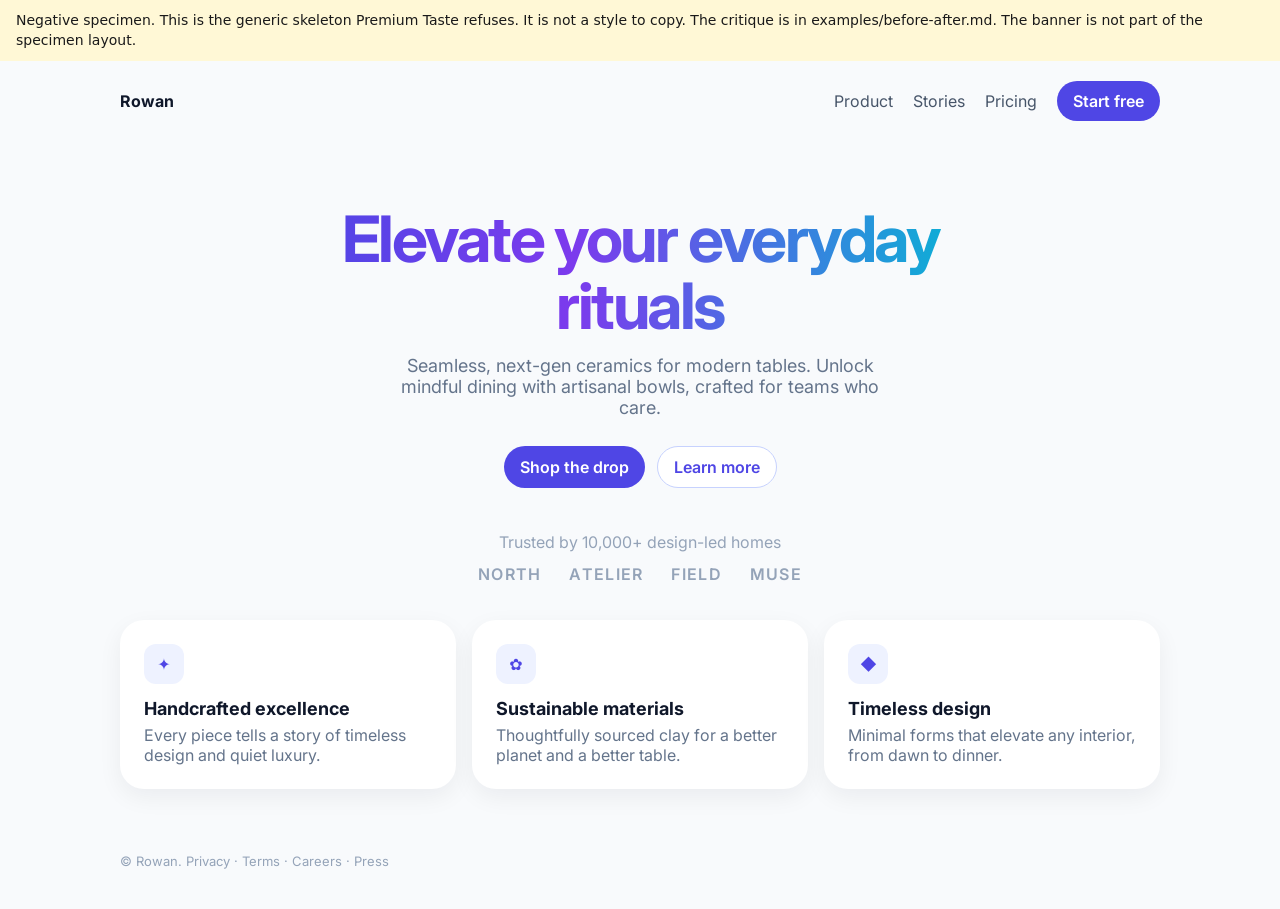
<file: examples/rowan-before.html>
<!DOCTYPE html>
<html lang="en">
<head>
  <meta charset="utf-8">
  <meta name="viewport" content="width=device-width, initial-scale=1">
  <title>Negative specimen — generic landing</title>
  <link rel="preconnect" href="https://fonts.googleapis.com">
  <link rel="preconnect" href="https://fonts.gstatic.com" crossorigin>
  <link href="https://fonts.googleapis.com/css2?family=Inter:wght@400;500;600;700&display=swap" rel="stylesheet">
  <style>
    .specimen {
      margin: 0;
      padding: 10px 16px;
      background: #fff8d6;
      color: #1a1a1a;
      font: 14px/1.45 ui-sans-serif, system-ui, sans-serif;
    }
    body {
      margin: 0;
      background: #f8fafc;
      color: #0f172a;
      font-family: Inter, system-ui, sans-serif;
    }
    a { color: inherit; }
    .nav, .hero, .logos, .features, .foot {
      width: min(1040px, calc(100% - 32px));
      margin: 0 auto;
    }
    .nav {
      display: flex;
      justify-content: space-between;
      align-items: center;
      padding: 20px 0;
    }
    .links { display: flex; gap: 20px; align-items: center; color: #475569; }
    .btn {
      background: #4f46e5;
      color: white;
      border: 0;
      border-radius: 999px;
      padding: 10px 16px;
      font: inherit;
      font-weight: 600;
    }
    .btn.ghost {
      background: white;
      color: #4f46e5;
      border: 1px solid #c7d2fe;
    }
    .hero { text-align: center; padding: 64px 0 32px; }
    h1 {
      margin: 0 auto;
      max-width: 16ch;
      font-size: 64px;
      line-height: 1.05;
      letter-spacing: -0.04em;
      background: linear-gradient(90deg, #4f46e5, #7c3aed 40%, #06b6d4);
      -webkit-background-clip: text;
      background-clip: text;
      color: transparent;
    }
    .dek { color: #64748b; max-width: 46ch; margin: 16px auto 0; font-size: 18px; }
    .ctas { display: flex; gap: 12px; justify-content: center; margin-top: 28px; }
    .logos { text-align: center; color: #94a3b8; padding: 12px 0 8px; }
    .logo-row { display: flex; gap: 28px; justify-content: center; margin-top: 12px; font-weight: 600; letter-spacing: 0.08em; }
    .features { display: grid; grid-template-columns: repeat(3, 1fr); gap: 16px; padding: 28px 0 64px; }
    .card {
      background: white;
      border-radius: 24px;
      box-shadow: 0 8px 24px rgba(15, 23, 42, 0.06);
      padding: 24px;
    }
    .icon {
      width: 40px;
      height: 40px;
      border-radius: 12px;
      display: grid;
      place-items: center;
      background: #eef2ff;
      color: #4f46e5;
      font-weight: 700;
    }
    h2 { font-size: 18px; margin: 14px 0 6px; }
    .card p { margin: 0; color: #64748b; }
    .foot { color: #94a3b8; font-size: 13px; padding-bottom: 40px; }
    @media (max-width: 800px) {
      h1 { font-size: 40px; }
      .features { grid-template-columns: 1fr; }
      .links span { display: none; }
    }
  </style>
</head>
<body>
  <p class="specimen">Negative specimen. This is the generic skeleton Premium Taste refuses. It is not a style to copy. The critique is in examples/before-after.md. The banner is not part of the specimen layout.</p>
  <div class="nav">
    <strong>Rowan</strong>
    <div class="links">
      <span>Product</span>
      <span>Stories</span>
      <span>Pricing</span>
      <button class="btn" type="button">Start free</button>
    </div>
  </div>
  <header class="hero">
    <h1>Elevate your everyday rituals</h1>
    <p class="dek">Seamless, next-gen ceramics for modern tables. Unlock mindful dining with artisanal bowls, crafted for teams who care.</p>
    <div class="ctas">
      <button class="btn" type="button">Shop the drop</button>
      <button class="btn ghost" type="button">Learn more</button>
    </div>
  </header>
  <section class="logos" aria-label="Social proof">
    <div>Trusted by 10,000+ design-led homes</div>
    <div class="logo-row">
      <span>NORTH</span><span>ATELIER</span><span>FIELD</span><span>MUSE</span>
    </div>
  </section>
  <section class="features" aria-label="Features">
    <article class="card">
      <div class="icon" aria-hidden="true">✦</div>
      <h2>Handcrafted excellence</h2>
      <p>Every piece tells a story of timeless design and quiet luxury.</p>
    </article>
    <article class="card">
      <div class="icon" aria-hidden="true">✿</div>
      <h2>Sustainable materials</h2>
      <p>Thoughtfully sourced clay for a better planet and a better table.</p>
    </article>
    <article class="card">
      <div class="icon" aria-hidden="true">◆</div>
      <h2>Timeless design</h2>
      <p>Minimal forms that elevate any interior, from dawn to dinner.</p>
    </article>
  </section>
  <p class="foot">© Rowan. Privacy · Terms · Careers · Press</p>
</body>
</html>
</file>
<file: site/styles.css>
:root {
  --paper: #f5f5f1;
  --surface: #ffffff;
  --subtle: #ecece6;
  --ink: #161817;
  --muted: #525753;
  --hairline: #e2e2da;
  --input-border: #c5c7be;
  --accent: #185a3f;
  --accent-soft: #e6f0eb;
  --danger: #8f2d1f;
  --danger-soft: #f6e3e0;
  --warning: #7c4f0d;
  --warning-soft: #f5ecdc;
  --obsidian: #161817;
  --obsidian-bar: #202321;
  --obsidian-ink: #edf0ec;
  --obsidian-muted: #a6aca7;
  --radius: 4px;
  --font-sans: "IBM Plex Sans", system-ui, -apple-system, sans-serif;
  --font-mono: "IBM Plex Mono", ui-monospace, SFMono-Regular, monospace;
}

*,
*::before,
*::after {
  box-sizing: border-box;
}

html {
  scrollbar-gutter: stable;
}

body {
  margin: 0;
  background: var(--paper);
  color: var(--ink);
  font-family: var(--font-sans);
  font-size: 1rem;
  line-height: 1.55;
  -webkit-font-smoothing: antialiased;
}

::selection {
  background: var(--accent-soft);
  color: var(--ink);
}

.terminal-card ::selection {
  background: var(--accent);
  color: #ffffff;
}

button,
input,
select,
textarea {
  font-family: inherit;
  color: inherit;
}

code,
pre {
  font-family: var(--font-mono);
}

:focus-visible {
  outline: 2px solid var(--accent);
  outline-offset: 2px;
}

.terminal-card :focus-visible {
  outline: 2px solid #f4f7f4;
  outline-offset: 2px;
}

.terminal-card pre:focus-visible {
  outline-offset: -2px;
}

section[id] {
  scroll-margin-top: 72px;
}

[hidden] {
  display: none !important;
}

.sr-only {
  position: absolute;
  width: 1px;
  height: 1px;
  padding: 0;
  margin: -1px;
  overflow: hidden;
  clip: rect(0, 0, 0, 0);
  white-space: nowrap;
  border: 0;
}

.skip-link {
  position: absolute;
  inset-inline-start: -9999px;
  inset-block-start: 0.5rem;
  z-index: 100;
  padding: 0.5rem 0.875rem;
  background: var(--ink);
  color: var(--surface);
  text-decoration: none;
  border-radius: var(--radius);
}

.skip-link:focus {
  inset-inline-start: 0.75rem;
}

.container {
  max-inline-size: 1180px;
  margin-inline: auto;
  padding-inline: 2rem;
}

/* Top bar */
.topbar {
  position: sticky;
  inset-block-start: 0;
  z-index: 20;
  background: var(--paper);
  border-block-end: 1px solid var(--hairline);
}

.topbar-inner {
  min-block-size: 56px;
  display: flex;
  flex-wrap: wrap;
  justify-content: space-between;
  align-items: center;
  gap: 0.375rem 1rem;
  padding-block: 0.25rem;
}

.brand-group {
  display: flex;
  align-items: center;
  gap: 0.625rem;
}

.wordmark {
  display: inline-flex;
  align-items: center;
  gap: 0.5rem;
  min-block-size: 36px;
  font-family: var(--font-mono);
  font-size: 0.9375rem;
  font-weight: 500;
  letter-spacing: -0.02em;
  text-decoration: none;
  color: var(--ink);
  white-space: nowrap;
}

.wordmark-mark {
  display: block;
  inline-size: 22px;
  block-size: 22px;
  padding: 2px;
  border: 1px solid var(--hairline);
  border-radius: var(--radius);
  background: var(--surface);
  object-fit: contain;
  flex-shrink: 0;
}

.brand-meta {
  padding-inline-start: 0.625rem;
  border-inline-start: 1px solid var(--hairline);
  font-family: var(--font-mono);
  font-size: 0.75rem;
  color: var(--muted);
  font-variant-numeric: tabular-nums;
}

.topnav {
  display: flex;
  flex-wrap: wrap;
  gap: 0.125rem 0.5rem;
}

.topnav a {
  display: inline-flex;
  align-items: center;
  min-block-size: 40px;
  padding: 0 0.25rem;
  border-block-end: 2px solid transparent;
  font-size: 0.8125rem;
  color: var(--muted);
  text-decoration: none;
  transition: color 140ms ease, border-color 140ms ease;
}

.topnav a:hover {
  color: var(--ink);
}

.topnav a[aria-current="location"] {
  color: var(--ink);
  font-weight: 500;
  border-block-end-color: var(--accent);
}

/* Alternating bands */
.hero-band {
  padding-block: 2.5rem 3.25rem;
  background: var(--paper);
  border-block-end: 1px solid var(--hairline);
}

.surface-band {
  padding-block: 4rem;
  background: var(--surface);
  border-block-end: 1px solid var(--hairline);
}

.paper-band {
  padding-block: 4rem;
  background: var(--paper);
  border-block-end: 1px solid var(--hairline);
}

.eyebrow {
  margin: 0 0 0.625rem;
  font-family: var(--font-mono);
  font-size: 0.75rem;
  text-transform: uppercase;
  letter-spacing: 0.06em;
  color: var(--muted);
  font-variant-numeric: tabular-nums;
}

.report-eyebrow {
  margin-block-end: 0.25rem;
}

h1 {
  margin: 0;
  font-size: clamp(2.25rem, 4.2vw, 3.25rem);
  font-weight: 600;
  letter-spacing: -0.04em;
  line-height: 1.03;
  max-inline-size: 16ch;
  text-wrap: balance;
}

h2 {
  margin: 0;
  font-size: clamp(1.375rem, 2.3vw, 1.875rem);
  font-weight: 600;
  letter-spacing: -0.025em;
  line-height: 1.15;
}

h3 {
  margin: 0;
  font-size: 1rem;
  font-weight: 600;
  letter-spacing: -0.01em;
}

.hero-split {
  display: grid;
  grid-template-columns: minmax(0, 1.25fr) minmax(0, 0.95fr);
  gap: 2.5rem;
  align-items: end;
}

.hero-lead {
  margin: 0;
  font-size: 0.9375rem;
  color: var(--muted);
  line-height: 1.6;
  text-wrap: pretty;
}

.hero-lead strong {
  color: var(--ink);
  font-weight: 500;
}

.hero-actions {
  margin-block-start: 1.125rem;
  display: flex;
  flex-wrap: wrap;
  align-items: center;
  gap: 1.125rem;
}

.btn-primary {
  display: inline-flex;
  align-items: center;
  justify-content: center;
  min-block-size: 40px;
  padding: 0.5rem 1.125rem;
  border-radius: var(--radius);
  background: var(--accent);
  color: #ffffff;
  font-size: 0.875rem;
  font-weight: 500;
  text-decoration: none;
  border: 0;
  cursor: pointer;
  transition: background-color 140ms ease;
}

.btn-primary:hover {
  background: #124630;
}

.text-link {
  display: inline-flex;
  align-items: center;
  min-block-size: 38px;
  font-size: 0.875rem;
  font-weight: 500;
  color: var(--ink);
  text-decoration: underline;
  text-decoration-color: var(--input-border);
  text-underline-offset: 4px;
  transition: color 140ms ease, text-decoration-color 140ms ease;
}

.text-link:hover {
  color: var(--accent);
  text-decoration-color: var(--accent);
}

/* Showcase Workbench */
.showcase-wrap {
  margin-block-start: 2.25rem;
}

.showcase-bar {
  display: flex;
  flex-wrap: wrap;
  justify-content: space-between;
  align-items: flex-end;
  gap: 0.75rem 1.25rem;
  border-block-end: 1px solid var(--hairline);
}

.underline-tabs {
  display: flex;
  flex-wrap: wrap;
  gap: 0.25rem 1.25rem;
}

.underline-tabs [role="tab"] {
  display: inline-flex;
  align-items: center;
  min-block-size: 42px;
  padding: 0.5rem 0.125rem;
  margin-block-end: -1px;
  background: transparent;
  border: 0;
  border-block-end: 2px solid transparent;
  font-size: 0.875rem;
  color: var(--muted);
  cursor: pointer;
  transition: color 140ms ease, border-color 140ms ease;
}

.underline-tabs [role="tab"]:hover {
  color: var(--ink);
}

.underline-tabs [role="tab"][aria-selected="true"] {
  color: var(--ink);
  font-weight: 500;
  border-block-end-color: var(--ink);
}

.seg-track {
  display: inline-flex;
  padding: 3px;
  background: var(--subtle);
  border: 1px solid var(--hairline);
  border-radius: var(--radius);
  gap: 2px;
  margin-block-end: 6px;
}

.seg-btn {
  display: inline-flex;
  align-items: center;
  min-block-size: 30px;
  padding: 0.25rem 0.75rem;
  border: 0;
  background: transparent;
  border-radius: var(--radius);
  font-size: 0.8125rem;
  color: var(--muted);
  cursor: pointer;
  transition: color 140ms ease, background-color 140ms ease;
}

.seg-btn:hover {
  color: var(--ink);
}

.seg-btn[aria-pressed="true"] {
  background: var(--surface);
  color: var(--ink);
  font-weight: 500;
}

.stage-sheet {
  margin-block-start: 1.125rem;
  background: var(--surface);
  border: 1px solid var(--hairline);
  border-radius: var(--radius);
  overflow: hidden;
}

.stage-split {
  display: grid;
  grid-template-columns: minmax(0, 1fr) minmax(0, 1fr);
}

.stage-split.single-col {
  grid-template-columns: 1fr;
}

.stage-pane {
  min-inline-size: 0;
  padding: 1.125rem 1.375rem 1.375rem;
  display: grid;
  grid-template-rows: auto 1fr;
  gap: 1rem;
}

.stage-pane-before {
  background: #f8f8f4;
  border-inline-end: 1px solid var(--hairline);
}

.stage-pane-after {
  background-color: var(--surface);
  background-image: radial-gradient(var(--hairline) 1px, transparent 1px);
  background-size: 16px 16px;
}

.stage-specimen {
  min-inline-size: 0;
  display: grid;
  align-content: center;
}

.stage-pane-head {
  display: flex;
  flex-wrap: wrap;
  justify-content: space-between;
  align-items: center;
  gap: 0.375rem 0.75rem;
  padding-block-end: 0.75rem;
  border-block-end: 1px solid var(--hairline);
  font-family: var(--font-mono);
  font-size: 0.75rem;
  color: var(--muted);
}

.stage-pane-kicker {
  letter-spacing: 0.04em;
}

.status-tag {
  display: inline-flex;
  align-items: center;
  padding: 0.125rem 0.5rem;
  border-radius: var(--radius);
  font-weight: 500;
}

.status-tag.status-fail {
  background: var(--danger-soft);
}

.status-tag.status-pass {
  background: var(--accent-soft);
}

.status-fail {
  color: var(--danger);
  font-weight: 500;
}

.status-pass {
  color: var(--accent);
  font-weight: 500;
}

.diff-strip {
  border-block-start: 1px solid var(--hairline);
  background: #fafaf7;
  padding: 1rem 1.375rem;
  display: grid;
  grid-template-columns: repeat(3, minmax(0, 1fr));
  gap: 1rem 1.5rem;
}

.diff-note {
  display: grid;
  gap: 0.25rem;
  align-content: start;
}

.diff-note + .diff-note {
  border-inline-start: 1px solid var(--hairline);
  padding-inline-start: 1.25rem;
}

.diff-note-head {
  display: flex;
  align-items: baseline;
  gap: 0.5rem;
}

.diff-idx {
  font-family: var(--font-mono);
  font-size: 0.75rem;
  font-weight: 500;
  color: var(--accent);
  font-variant-numeric: tabular-nums;
}

.diff-rule {
  font-family: var(--font-mono);
  font-size: 0.75rem;
  font-weight: 500;
  color: var(--ink);
}

.diff-text {
  margin: 0;
  font-size: 0.8125rem;
  color: var(--muted);
  line-height: 1.48;
}

/* Crisp SVG & miniature UI specimens inside Stage */
.mock-before-dark {
  /* taste-ignore: color.indigo-default, material.gray-card-shadow */
  background: #0d1020;
  color: #f8fafc;
  border-radius: 10px;
  padding: 1.125rem;
  display: grid;
  gap: 0.75rem;
  align-content: start;
}

.mock-before-center {
  text-align: center;
}

.mock-before-h1 {
  /* taste-ignore: color.aurora */
  margin: 0.25rem 0 0.125rem;
  font-size: 1.25rem;
  font-weight: 600;
  background: linear-gradient(90deg, #ffffff, #818cf8);
  -webkit-background-clip: text; /* taste-ignore: color.aurora */
  -webkit-text-fill-color: transparent;
}

.mock-before-sub {
  margin: 0;
  font-size: 0.75rem;
  color: #94a3b8;
}

.mock-before-grid {
  display: grid;
  grid-template-columns: repeat(3, minmax(0, 1fr));
  gap: 0.5rem;
}

.mock-before-box {
  /* taste-ignore: material.gray-card-shadow */
  background: #161a33;
  border: 1px solid #2b325e;
  border-radius: 12px;
  padding: 0.5rem;
  font-size: 0.72rem;
  text-align: center;
  box-shadow: 0 8px 18px rgba(0, 0, 0, 0.35);
}

.mock-before-ctas {
  display: flex;
  justify-content: center;
  gap: 0.5rem;
}

.mock-before-pill {
  padding: 0.3125rem 0.6875rem;
  border-radius: 8px;
  background: #4f46e5; /* taste-ignore: color.indigo-default */
  color: #ffffff;
  font-size: 0.72rem;
  font-weight: 500;
}

/* Real After Specimens */
.mini-app {
  border: 1px solid var(--hairline);
  border-radius: var(--radius);
  background: var(--surface);
  overflow: hidden;
  display: grid;
  align-content: start;
}

.mini-app-bar {
  display: flex;
  justify-content: space-between;
  align-items: center;
  gap: 0.5rem;
  padding: 0.5rem 0.75rem;
  background: var(--paper);
  border-block-end: 1px solid var(--hairline);
  font-family: var(--font-mono);
  font-size: 0.75rem;
  color: var(--muted);
}

.mini-ws-grid {
  display: grid;
  grid-template-columns: 124px minmax(0, 1fr);
}

.mini-ws-rail {
  border-inline-end: 1px solid var(--hairline);
  padding: 0.625rem;
  background: #fafaf7;
  font-family: var(--font-mono);
  font-size: 0.75rem;
  color: var(--muted);
  display: grid;
  gap: 0.375rem;
  align-content: start;
}

.mini-ws-main {
  padding: 0.75rem;
  display: grid;
  gap: 0.5rem;
}

.mini-diff-line {
  font-family: var(--font-mono);
  font-size: 0.75rem;
  padding: 0.375rem 0.5rem;
  border-inline-start: 2px solid var(--accent);
  background: var(--accent-soft);
}

.mini-rowan {
  background: #f3efe6;
  color: #1c1915;
  padding: 0.875rem;
  border: 1px solid #ddd4c6;
  border-radius: var(--radius);
  display: grid;
  grid-template-columns: 120px minmax(0, 1fr);
  gap: 1rem;
  align-items: center;
}

.mini-editorial {
  background: #fbf7f1;
  color: #1c1917;
  padding: 0.875rem 1rem;
  border: 1px solid #d8d0c4;
  border-block-start: 2px solid #1c1917;
  border-radius: var(--radius);
  display: grid;
  gap: 0.5rem;
}

.mini-terminal {
  background: var(--obsidian);
  color: var(--obsidian-ink);
  padding: 0.875rem 1rem;
  border-radius: var(--radius);
  font-family: var(--font-mono);
  font-size: 0.75rem;
  line-height: 1.55;
  display: grid;
  gap: 0.5rem;
}

/* Band Header & Clean Chips */
.band-head {
  display: flex;
  flex-wrap: wrap;
  justify-content: space-between;
  align-items: flex-end;
  gap: 1rem 2rem;
  margin-block-end: 1.75rem;
}

.band-copy {
  margin: 0.625rem 0 0;
  font-size: 0.9375rem;
  color: var(--muted);
  max-inline-size: 56ch;
}

.chip-row {
  display: flex;
  flex-wrap: wrap;
  gap: 0.375rem;
}

.chip-btn {
  display: inline-flex;
  align-items: center;
  min-block-size: 36px;
  padding: 0.375rem 0.75rem;
  border: 1px solid transparent;
  border-radius: var(--radius);
  background: var(--subtle);
  color: var(--muted);
  font-size: 0.8125rem;
  cursor: pointer;
  transition: color 140ms ease, background-color 140ms ease, border-color 140ms ease;
}

.chip-btn:hover {
  color: var(--ink);
  background: #e1e2da;
}

.chip-btn[aria-pressed="true"] {
  background: var(--accent-soft);
  border-color: color-mix(in srgb, var(--accent) 28%, transparent);
  color: var(--accent);
  font-weight: 500;
}

.chip-btn.is-copied {
  background: var(--accent);
  border-color: var(--accent);
  color: #ffffff;
}

/* 02 Live Auditor */
.auditor-split {
  display: grid;
  grid-template-columns: minmax(0, 1fr) minmax(0, 1fr);
  border: 1px solid var(--hairline);
  border-radius: var(--radius);
  overflow: hidden;
  background: var(--paper);
}

.editor-pane {
  min-inline-size: 0;
  border-inline-end: 1px solid var(--hairline);
  display: grid;
  grid-template-rows: auto 1fr;
}

.editor-bar {
  display: grid;
  grid-template-columns: minmax(0, 0.82fr) minmax(0, 1.18fr);
  gap: 0.75rem 1rem;
  padding: 0.75rem 1rem;
  border-block-end: 1px solid var(--hairline);
  background: var(--surface);
}

.editor-field {
  min-inline-size: 0;
  display: grid;
  gap: 0.25rem;
}

.editor-bar label {
  font-family: var(--font-mono);
  font-size: 0.75rem;
  color: var(--muted);
  white-space: nowrap;
}

.editor-bar input {
  inline-size: 100%;
  min-inline-size: 0;
  min-block-size: 34px;
  padding: 0.25rem 0.5rem;
  border: 1px solid var(--input-border);
  border-radius: var(--radius);
  background: var(--paper);
  font-family: var(--font-mono);
  font-size: 0.8125rem;
  transition: border-color 140ms ease, background-color 140ms ease;
}

.editor-bar input:focus {
  border-color: var(--accent);
  background: var(--surface);
}

.editor-area-wrap {
  display: grid;
  grid-template-columns: 44px minmax(0, 1fr);
  align-items: stretch;
  min-inline-size: 0;
  block-size: 100%;
  background: var(--paper);
}

.editor-gutter {
  block-size: 100%;
  min-block-size: 360px;
  padding-block: 0.875rem;
  background: var(--subtle);
  border-inline-end: 1px solid var(--hairline);
  font-family: var(--font-mono);
  font-size: 0.8125rem;
  line-height: 1.6;
  text-align: right;
  font-variant-numeric: tabular-nums;
  user-select: none;
  overflow: hidden;
}

.gutter-line {
  padding-inline: 0.5rem;
  color: var(--muted);
}

.gutter-line.is-error {
  background: var(--danger-soft);
  color: var(--danger);
  font-weight: 500;
}

.gutter-line.is-warn {
  background: var(--warning-soft);
  color: var(--warning);
  font-weight: 500;
}

.gutter-line.is-active {
  background: var(--accent);
  color: #ffffff;
}

.editor-area-wrap textarea {
  display: block;
  inline-size: 100%;
  block-size: 100%;
  min-block-size: 360px;
  padding: 0.875rem 1rem;
  border: 0;
  background: transparent;
  font-family: var(--font-mono);
  font-size: 0.8125rem;
  line-height: 1.6;
  white-space: pre;
  overflow: auto;
  resize: vertical;
  scrollbar-color: #828781 var(--paper);
}

.report-pane {
  min-inline-size: 0;
  padding: 1.125rem 1.25rem;
  background: var(--surface);
  display: grid;
  gap: 1rem;
  align-content: start;
}

.report-head {
  display: flex;
  justify-content: space-between;
  align-items: flex-start;
  gap: 0.75rem;
}

.audit-verdict {
  margin: 0;
  font-size: 1rem;
  font-weight: 600;
  font-variant-numeric: tabular-nums;
}

.score-bars {
  display: grid;
  grid-template-columns: repeat(2, minmax(0, 1fr));
  gap: 0.625rem 1.25rem;
  padding-block: 0.875rem;
  border-block: 1px solid var(--hairline);
}

.score-meter {
  display: grid;
  gap: 0.3125rem;
}

.score-meter-row {
  display: flex;
  justify-content: space-between;
  font-size: 0.75rem;
}

.score-meter-name {
  color: var(--muted);
}

.score-meter-num {
  font-family: var(--font-mono);
  font-variant-numeric: tabular-nums;
  font-weight: 500;
}

.meter-track {
  block-size: 5px;
  border-radius: var(--radius);
  background: var(--subtle);
  overflow: hidden;
}

.meter-fill {
  block-size: 100%;
  background: var(--accent);
}

.meter-fill.is-mid {
  background: var(--warning);
}

.meter-fill.is-low {
  background: var(--danger);
}

.findings-stack {
  display: grid;
  gap: 0.5rem;
  max-block-size: 278px;
  padding-inline-end: 0.25rem;
  overflow-y: auto;
  scrollbar-color: #828781 var(--surface);
}

.finding-row {
  width: 100%;
  padding: 0.625rem 0.75rem;
  border: 1px solid var(--hairline);
  border-inline-start: 3px solid var(--danger);
  border-radius: var(--radius);
  background: var(--paper);
  font-size: 0.8125rem;
  text-align: start;
  display: grid;
  gap: 0.3125rem;
}

button.finding-row {
  cursor: pointer;
  transition: background-color 140ms ease, border-color 140ms ease;
}

button.finding-row:hover {
  background: var(--subtle);
  border-color: var(--input-border);
  border-inline-start-color: var(--danger);
}

button.finding-row.is-warn:hover {
  border-inline-start-color: var(--warning);
}

.finding-row.is-warn {
  border-inline-start-color: var(--warning);
}

.finding-row.is-pass {
  border-inline-start-color: var(--accent);
}

.finding-head {
  display: flex;
  flex-wrap: wrap;
  align-items: center;
  justify-content: space-between;
  gap: 0.375rem 0.5rem;
}

.finding-meta {
  display: inline-flex;
  flex-wrap: wrap;
  align-items: center;
  gap: 0.375rem;
}

.finding-sev {
  display: inline-flex;
  align-items: center;
  padding: 0.0625rem 0.375rem;
  border-radius: var(--radius);
  background: var(--danger-soft);
  color: var(--danger);
  font-family: var(--font-mono);
  font-size: 0.75rem;
  font-weight: 500;
}

.finding-row.is-warn .finding-sev {
  background: var(--warning-soft);
  color: var(--warning);
}

.finding-line {
  font-family: var(--font-mono);
  font-size: 0.75rem;
  font-weight: 500;
  color: var(--ink);
  font-variant-numeric: tabular-nums;
}

.finding-row-id {
  font-family: var(--font-mono);
  font-size: 0.75rem;
  font-weight: 500;
  color: var(--ink);
}

.finding-jump {
  font-family: var(--font-mono);
  font-size: 0.75rem;
  color: var(--muted);
}

button.finding-row:hover .finding-jump {
  color: var(--accent);
}

.finding-row p {
  margin: 0;
  color: var(--muted);
  line-height: 1.48;
}

.pane-foot {
  margin: 0;
  font-size: 0.75rem;
  color: var(--muted);
  line-height: 1.55;
}

.pane-foot code,
.sub-caption code,
.step-list code,
.ref-drawer code {
  padding: 0.08em 0.35em;
  border-radius: var(--radius);
  background: var(--subtle);
  color: var(--ink);
  font-size: 0.92em;
  overflow-wrap: anywhere;
}

.paper-band .sub-caption code,
.paper-band .step-list code {
  background: var(--surface);
  border: 1px solid var(--hairline);
}

/* 03 Setup & Terminal */
.setup-layout {
  display: grid;
  grid-template-columns: minmax(0, 0.85fr) minmax(0, 1.15fr);
  gap: 2.5rem;
  align-items: start;
}

.step-list {
  margin: 1.375rem 0 0;
  padding: 0;
  list-style: none;
  counter-reset: step;
  border-block-start: 1px solid var(--hairline);
  font-size: 0.9375rem;
  color: var(--muted);
}

.step-list li {
  counter-increment: step;
  position: relative;
  padding-inline-start: 2.25rem;
  padding-block: 0.75rem;
  border-block-end: 1px solid var(--hairline);
  line-height: 1.55;
}

.step-list li::before {
  content: "0" counter(step);
  position: absolute;
  inset-inline-start: 0;
  inset-block-start: 0.875rem;
  font-family: var(--font-mono);
  font-size: 0.75rem;
  font-weight: 500;
  color: var(--accent);
  font-variant-numeric: tabular-nums;
}

.step-list strong {
  color: var(--ink);
  font-weight: 500;
}

.setup-terminal-col {
  min-inline-size: 0;
  display: grid;
  gap: 0.875rem;
}

.setup-terminal-col .underline-tabs {
  border-block-end: 1px solid var(--hairline);
}

.terminal-panel {
  min-inline-size: 0;
}

.terminal-panel[hidden] {
  display: none;
}

.terminal-card {
  min-inline-size: 0;
  max-inline-size: 100%;
  border: 1px solid #2b2f2c;
  border-radius: var(--radius);
  background: var(--obsidian);
  color: var(--obsidian-ink);
  overflow: hidden;
}

.terminal-bar {
  display: flex;
  flex-wrap: wrap;
  justify-content: space-between;
  align-items: center;
  gap: 0.375rem 0.625rem;
  padding: 0.5rem 0.75rem;
  background: var(--obsidian-bar);
  border-block-end: 1px solid #2c312e;
  font-family: var(--font-mono);
  font-size: 0.75rem;
  color: var(--obsidian-muted);
}

.terminal-card pre {
  margin: 0;
  padding: 1rem;
  font-size: 0.8125rem;
  line-height: 1.6;
  overflow-x: auto;
  color: var(--obsidian-ink);
  scrollbar-color: #747c76 var(--obsidian);
}

.terminal-card pre.wrap-cmd {
  white-space: pre-wrap;
  overflow-wrap: anywhere;
  overflow-x: visible;
}

#token-export-code {
  max-block-size: 270px;
  overflow: auto;
}

.term-copy {
  min-block-size: 28px;
  padding: 0.25rem 0.625rem;
  border: 1px solid #414843;
  border-radius: var(--radius);
  background: transparent;
  color: var(--obsidian-ink);
  font-family: var(--font-mono);
  font-size: 0.75rem;
  cursor: pointer;
  transition: background-color 140ms ease, border-color 140ms ease, color 140ms ease;
}

.term-copy:hover {
  background: #2b2f2c;
  border-color: #636b65;
}

.term-copy.is-copied {
  background: var(--accent);
  border-color: var(--accent);
  color: #ffffff;
}

.term-tabs {
  display: flex;
  flex-wrap: wrap;
  gap: 0.625rem;
}

.term-tabs [role="tab"] {
  min-block-size: 32px;
  padding: 0.25rem 0;
  background: transparent;
  border: 0;
  border-block-end: 2px solid transparent;
  color: var(--obsidian-muted);
  font-size: 0.75rem;
  cursor: pointer;
  transition: color 140ms ease, border-color 140ms ease;
}

.term-tabs [role="tab"]:hover {
  color: var(--obsidian-ink);
}

.term-tabs [role="tab"][aria-selected="true"] {
  color: var(--obsidian-ink);
  border-block-end-color: var(--obsidian-ink);
}

.sub-caption {
  margin: 0.625rem 0 0;
  font-size: 0.8125rem;
  color: var(--muted);
  line-height: 1.55;
}

.pb-fields {
  display: grid;
  grid-template-columns: repeat(2, minmax(0, 1fr));
  gap: 0.75rem;
  margin-block-end: 0.5rem;
}

.pb-field-wide {
  grid-column: 1 / -1;
}

.pb-check {
  display: inline-flex;
  align-items: center;
  gap: 0.5rem;
  min-block-size: 32px;
  margin-block-end: 0.75rem;
  font-size: 0.8125rem;
  color: var(--muted);
  cursor: pointer;
}

.pb-check input[type="checkbox"] {
  inline-size: 16px;
  block-size: 16px;
  accent-color: var(--accent);
}

.pb-field {
  display: grid;
  gap: 0.25rem;
  min-inline-size: 0;
}

.pb-field label {
  font-family: var(--font-mono);
  font-size: 0.75rem;
  color: var(--muted);
}

.pb-field input,
.pb-field select,
.search-field input {
  inline-size: 100%;
  max-inline-size: 100%;
  min-inline-size: 0;
  min-block-size: 38px;
  padding: 0.375rem 0.625rem;
  background: var(--surface);
  border: 1px solid var(--input-border);
  border-radius: var(--radius);
  font-size: 0.875rem;
  transition: border-color 140ms ease;
}

.pb-field input:focus,
.pb-field select:focus,
.search-field input:focus {
  border-color: var(--accent);
}

/* 04 Token & Contrast Studio */
.pack-dot {
  display: inline-block;
  inline-size: 10px;
  block-size: 10px;
  margin-inline-end: 0.45rem;
  border-radius: var(--radius);
  border: 1px solid rgba(22, 24, 23, 0.24);
  flex-shrink: 0;
}

.pack-dot-instrument {
  background: #1e5c40;
}

.pack-dot-paper {
  background: #7a3e2e;
}

.pack-dot-column {
  background: #1c1917;
}

.pack-dot-night {
  background: #c9846a;
}

.studio-layout {
  display: grid;
  grid-template-columns: minmax(0, 1fr) minmax(0, 1fr);
  gap: 2rem;
  align-items: start;
}

.swatch-grid {
  display: grid;
  grid-template-columns: repeat(2, minmax(0, 1fr));
  gap: 0.75rem 1rem;
  margin-block-end: 1.5rem;
}

.swatch-item {
  display: grid;
  gap: 0.25rem;
}

.swatch-item label {
  font-family: var(--font-mono);
  font-size: 0.75rem;
  color: var(--muted);
}

.swatch-control {
  display: grid;
  grid-template-columns: 36px minmax(0, 1fr);
  gap: 0.375rem;
  align-items: center;
}

.swatch-control input[type="color"] {
  inline-size: 36px;
  block-size: 36px;
  padding: 2px;
  border: 1px solid var(--input-border);
  border-radius: var(--radius);
  background: var(--surface);
  cursor: pointer;
}

.swatch-control input[type="text"] {
  min-block-size: 36px;
  padding: 0.25rem 0.5rem;
  border: 1px solid var(--input-border);
  border-radius: var(--radius);
  background: var(--paper);
  font-family: var(--font-mono);
  font-size: 0.8125rem;
}

.studio-left {
  min-inline-size: 0;
}

.studio-right {
  min-inline-size: 0;
  display: grid;
  gap: 1rem;
}

.contrast-table {
  border-block: 1px solid var(--hairline);
}

.contrast-table th:nth-child(2),
.contrast-table td:nth-child(2) {
  text-align: end;
}

.contrast-table th:nth-child(3),
.contrast-table td:nth-child(3) {
  text-align: end;
}

.ratio-badge {
  display: inline-flex;
  align-items: center;
  padding: 0.125rem 0.45rem;
  border-radius: var(--radius);
  font-family: var(--font-mono);
  font-size: 0.75rem;
  font-weight: 500;
}

.ratio-badge.ratio-pass {
  background: var(--accent-soft);
  color: var(--accent);
}

.ratio-badge.ratio-fail {
  background: var(--danger-soft);
  color: var(--danger);
}

.live-token-stage {
  border: 1px solid var(--hairline);
  border-radius: var(--radius);
  overflow: hidden;
}

.lts-surface {
  padding: 1.125rem;
  display: grid;
  gap: 0.75rem;
}

.lts-meta {
  font-family: var(--font-mono);
  font-size: 0.75rem;
  letter-spacing: 0.04em;
}

.lts-card {
  padding: 1.125rem;
  border: 1px solid color-mix(in srgb, currentColor 14%, transparent);
  border-radius: var(--radius);
  display: grid;
  gap: 0.5rem;
  justify-items: start;
}

.lts-title {
  margin: 0;
  font-size: 1.0625rem;
  font-weight: 600;
}

.lts-body {
  margin: 0;
  font-size: 0.875rem;
  line-height: 1.5;
}

.lts-cta {
  margin-block-start: 0.25rem;
  min-block-size: 36px;
  padding: 0.4375rem 0.9375rem;
  border: 0;
  border-radius: var(--radius);
  font-size: 0.8125rem;
  font-weight: 500;
  cursor: pointer;
}

.ratio-pass {
  font-family: var(--font-mono);
  font-size: 0.75rem;
  font-weight: 500;
  color: var(--accent);
}

.ratio-fail {
  font-family: var(--font-mono);
  font-size: 0.75rem;
  font-weight: 500;
  color: var(--danger);
}

/* 05 Directions — visually rendered in their real token identities */
.dir-showcase {
  display: grid;
  grid-template-columns: repeat(2, minmax(0, 1fr));
  gap: 1.25rem;
}

.dir-tile {
  border-radius: var(--radius);
  padding: 1.5rem;
  display: flex;
  flex-direction: column;
  justify-content: space-between;
  gap: 1.125rem;
  border: 1px solid var(--hairline);
}

.dir-tile-body {
  display: grid;
  gap: 0.75rem;
}

.dir-tile-head {
  display: flex;
  flex-wrap: wrap;
  justify-content: space-between;
  align-items: flex-start;
  gap: 0.75rem 1rem;
}

.dir-tile-top {
  display: grid;
  gap: 0.25rem;
}

.dir-tile-tag {
  font-family: var(--font-mono);
  font-size: 0.75rem;
}

.dir-swatches {
  display: inline-flex;
  align-items: center;
  gap: 0.25rem;
  padding-block-start: 0.125rem;
}

.dir-swatch {
  display: block;
  inline-size: 16px;
  block-size: 16px;
  border-radius: var(--radius);
  border: 1px solid;
}

.dir-tile-desc {
  margin: 0;
  font-size: 0.875rem;
  line-height: 1.52;
}

.dir-tile-rule {
  margin: 0;
  padding-block-start: 0.75rem;
  border-block-start: 1px solid;
  font-size: 0.8125rem;
  line-height: 1.52;
}

.dir-tile-rule-label {
  display: block;
  margin-block-end: 0.25rem;
  font-family: var(--font-mono);
  font-size: 0.75rem;
  font-weight: 500;
  letter-spacing: 0.03em;
  text-transform: uppercase;
}

.dir-tile-foot {
  display: flex;
  flex-wrap: wrap;
  justify-content: space-between;
  align-items: center;
  gap: 0.625rem 0.875rem;
}

.dir-tile-jobs {
  flex: 1 1 180px;
  font-family: var(--font-mono);
  font-size: 0.75rem;
}

.dir-tile-btn {
  display: inline-flex;
  align-items: center;
  gap: 0.5rem;
  min-block-size: 36px;
  padding: 0.375rem 0.75rem;
  border: 1px solid;
  border-radius: var(--radius);
  background: transparent;
  font-size: 0.8125rem;
  font-weight: 500;
  cursor: pointer;
  transition: background-color 140ms ease, border-color 140ms ease;
}

.dir-tile-btn:hover {
  background: color-mix(in srgb, currentColor 8%, transparent);
}

.dir-btn-dot {
  display: inline-block;
  inline-size: 8px;
  block-size: 8px;
  border-radius: var(--radius);
  flex-shrink: 0;
}

/* 06 & 07 Clean Hairline Indexes & Tables */
.gallery-controls {
  display: flex;
  flex-wrap: wrap;
  gap: 0.75rem;
  align-items: center;
}

.search-field input {
  min-inline-size: 210px;
}

.index-list {
  border-block: 1px solid var(--hairline);
}

.ref-row {
  border-block-end: 1px solid var(--hairline);
}

.ref-row:last-child {
  border-block-end: 0;
}

.ref-btn {
  width: 100%;
  min-block-size: 48px;
  padding: 0.625rem 0.5rem;
  display: grid;
  grid-template-columns: minmax(0, 1.05fr) minmax(0, 1.35fr) auto 20px;
  align-items: center;
  gap: 0.75rem 1rem;
  background: transparent;
  border: 0;
  text-align: start;
  cursor: pointer;
  transition: background-color 140ms ease;
}

.ref-btn:hover,
.ref-btn[aria-expanded="true"] {
  background: #fafaf7;
}

.ref-name {
  font-weight: 500;
  font-size: 0.9375rem;
}

.ref-job {
  font-size: 0.8125rem;
  color: var(--muted);
}

.ref-dir {
  font-family: var(--font-mono);
  font-size: 0.75rem;
  color: var(--muted);
}

.ref-chevron {
  font-family: var(--font-mono);
  font-size: 0.875rem;
  color: var(--muted);
  text-align: end;
}

.ref-btn[aria-expanded="true"] .ref-chevron {
  color: var(--accent);
}

.ref-drawer {
  margin: 0 0.5rem 0.875rem;
  padding: 0.875rem 1rem;
  background: var(--paper);
  border-inline-start: 2px solid var(--accent);
  border-radius: var(--radius);
  font-size: 0.875rem;
  display: grid;
  gap: 0.625rem;
}

.ref-drawer[hidden] {
  display: none;
}

.ref-drawer-cols {
  display: grid;
  grid-template-columns: repeat(2, minmax(0, 1fr));
  gap: 0.75rem 2rem;
}

.ref-drawer-cols ul {
  margin: 0.25rem 0 0;
  padding-inline-start: 1.125rem;
  font-size: 0.8125rem;
  color: var(--muted);
  display: grid;
  gap: 0.25rem;
}

.table-wrap {
  overflow-x: auto;
  border-block: 1px solid var(--hairline);
}

.clean-table {
  width: 100%;
  border-collapse: collapse;
  font-variant-numeric: tabular-nums;
}

.clean-table th,
.clean-table td {
  text-align: start;
  padding: 0.6875rem 0.75rem;
  border-block-end: 1px solid var(--hairline);
  font-size: 0.8125rem;
  vertical-align: top;
}

.clean-table thead th {
  font-family: var(--font-mono);
  font-size: 0.75rem;
  font-weight: 500;
  color: var(--muted);
}

.clean-table tbody tr {
  transition: background-color 140ms ease;
}

.paper-band .clean-table tbody tr:hover {
  background: var(--surface);
}

.surface-band .clean-table tbody tr:hover {
  background: var(--paper);
}

.clean-table tbody tr:last-child td {
  border-block-end: 0;
}

#ap-tbody td:first-child code {
  color: var(--accent);
  font-weight: 500;
  white-space: nowrap;
}

.file-link {
  display: grid;
  grid-template-columns: minmax(0, 260px) minmax(0, 1fr) auto;
  gap: 0.75rem;
  align-items: center;
  min-block-size: 44px;
  padding: 0.5rem 0.5rem;
  border-block-end: 1px solid var(--hairline);
  text-decoration: none;
  color: var(--ink);
  font-size: 0.875rem;
  transition: background-color 140ms ease;
}

.file-link:last-child {
  border-block-end: 0;
}

.file-link:hover {
  background: var(--paper);
}

.file-link code {
  font-size: 0.8125rem;
  font-weight: 500;
  color: var(--accent);
}

.file-link span {
  color: var(--muted);
}

.file-link-arrow {
  font-family: var(--font-mono);
  font-size: 0.8125rem;
  color: var(--muted);
  transition: color 140ms ease, transform 140ms ease;
}

.file-link:hover .file-link-arrow {
  color: var(--accent);
  transform: translateX(2px);
}

.site-foot {
  margin-block-start: 2rem;
  display: flex;
  flex-direction: column;
  gap: 1rem;
  font-size: 0.8125rem;
  color: var(--muted);
}

.site-foot-meta {
  display: flex;
  flex-wrap: wrap;
  justify-content: space-between;
  gap: 0.75rem;
}

.site-foot a {
  display: inline-flex;
  align-items: center;
  min-block-size: 32px;
  color: var(--ink);
  text-underline-offset: 3px;
}

.site-network {
  display: flex;
  align-items: center;
  gap: 0.625rem;
  padding-block-start: 1rem;
  border-block-start: 1px solid var(--hairline);
}

.site-foot .site-network-label {
  min-block-size: 28px;
  color: var(--muted);
  font-family: var(--font-mono);
  font-size: 0.75rem;
  text-decoration: none;
  transition: color 150ms ease;
}

.site-foot .site-network-label:hover {
  color: var(--accent);
}

.site-network-stack {
  display: flex;
  align-items: center;
}

.site-foot .site-network-avatar {
  position: relative;
  display: block;
  width: 28px;
  height: 28px;
  min-block-size: 28px;
  flex-shrink: 0;
  border-radius: 999px;
  background: var(--subtle);
  box-shadow: 0 0 0 2px var(--surface);
  text-decoration: none;
  transition: transform 150ms cubic-bezier(0.22, 1, 0.36, 1);
  touch-action: manipulation;
}

.site-foot .site-network-avatar + .site-network-avatar {
  margin-inline-start: -6px;
}

.site-foot .site-network-avatar.is-light-well {
  background: #ffffff;
}

.site-foot .site-network-avatar:focus-visible {
  z-index: 10;
  outline: 2px solid var(--accent);
  outline-offset: 2px;
}

.site-foot .site-network-avatar:active {
  transform: scale(0.95);
}

.site-network-well {
  display: block;
  width: 100%;
  height: 100%;
  overflow: hidden;
  border-radius: 999px;
  box-shadow: inset 0 0 0 1px color-mix(in srgb, var(--ink) 16%, transparent);
}

.site-network-well img {
  display: block;
  width: 100%;
  height: 100%;
  object-fit: cover;
}

.site-network-tooltip {
  pointer-events: none;
  position: absolute;
  inset-block-end: calc(100% + 10px);
  inset-inline-start: 50%;
  z-index: 20;
  display: inline-flex;
  align-items: baseline;
  gap: 0.375rem;
  white-space: nowrap;
  padding: 5px 8px;
  border-radius: var(--radius);
  background: var(--obsidian);
  color: var(--obsidian-ink);
  font-family: var(--font-mono);
  font-size: 0.6875rem;
  line-height: 1.2;
  visibility: hidden;
  opacity: 0;
  transform: translateX(-50%) translateY(3px) scale(0.97);
  transform-origin: bottom center;
  transition: opacity 110ms ease, transform 110ms ease, visibility 110ms;
}

.site-network-tooltip strong {
  font-weight: 500;
}

.site-network-tooltip span {
  color: var(--obsidian-muted);
  font-size: 0.65625rem;
}

.site-network-tooltip-start {
  inset-inline-start: 0;
  transform: translateY(3px) scale(0.97);
  transform-origin: bottom left;
}

.site-network-tooltip-end {
  inset-inline-start: auto;
  inset-inline-end: 0;
  transform: translateY(3px) scale(0.97);
  transform-origin: bottom right;
}

.site-foot .site-network-avatar:focus-visible .site-network-tooltip {
  visibility: visible;
  opacity: 1;
  transform: translateX(-50%) translateY(0) scale(1);
}

.site-foot .site-network-avatar:focus-visible .site-network-tooltip-start,
.site-foot .site-network-avatar:focus-visible .site-network-tooltip-end {
  transform: translateY(0) scale(1);
}

@media (any-hover: hover) {
  .site-foot .site-network-avatar:hover {
    z-index: 10;
    transform: translateY(-3px) scale(1.06);
  }

  .site-foot .site-network-avatar:hover .site-network-tooltip {
    visibility: visible;
    opacity: 1;
    transform: translateX(-50%) translateY(0) scale(1);
    transition-delay: 50ms;
    transition-duration: 150ms;
  }

  .site-foot .site-network-avatar:hover .site-network-tooltip-start,
  .site-foot .site-network-avatar:hover .site-network-tooltip-end {
    transform: translateY(0) scale(1);
  }
}

.term-actions {
  display: flex;
  flex-wrap: wrap;
  align-items: center;
  gap: 0.375rem;
}

.term-verbosity {
  display: inline-flex;
  align-items: center;
  gap: 0.25rem;
}

.term-verbosity[hidden] {
  display: none;
}

.term-verbosity .term-copy[aria-pressed="true"] {
  background: var(--obsidian-ink);
  color: var(--obsidian);
  border-color: var(--obsidian-ink);
}

.surface-steps-strip {
  display: grid;
  grid-template-columns: repeat(4, minmax(0, 1fr));
  gap: 0.5rem;
  inline-size: 100%;
}

.surface-step-chip {
  padding: 0.5rem 0.625rem;
  border: 1px solid;
  border-radius: var(--radius);
  display: grid;
  gap: 0.125rem;
  font-size: 0.75rem;
}

.surface-step-chip code {
  font-family: var(--font-mono);
  font-size: 0.75rem;
}

.type-scale-strip {
  inline-size: 100%;
  padding: 0.75rem 0.875rem;
  border: 1px solid;
  border-radius: var(--radius);
  display: grid;
  gap: 0.5rem;
  font-variant-numeric: tabular-nums;
}

.type-scale-head {
  display: flex;
  flex-wrap: wrap;
  justify-content: space-between;
  gap: 0.5rem;
  font-size: 0.8125rem;
}

.type-role-list {
  display: grid;
  gap: 0.375rem;
}

.type-role-row {
  padding-block-start: 0.375rem;
  border-block-start: 1px solid;
  display: flex;
  flex-wrap: wrap;
  justify-content: space-between;
  gap: 0.25rem 0.75rem;
  font-size: 0.78rem;
}

.type-role-name {
  font-family: var(--font-mono);
  font-weight: 500;
}

.type-role-meta {
  font-family: var(--font-mono);
}

@media (max-width: 900px) {
  .surface-steps-strip {
    grid-template-columns: repeat(2, minmax(0, 1fr));
  }

  .topbar {
    position: static;
  }

  .brand-group {
    flex-wrap: wrap;
    gap: 0.125rem 0.625rem;
  }

  .brand-meta {
    padding-inline-start: 0;
    border-inline-start: 0;
  }

  .container {
    padding-inline: 1.125rem;
  }

  .hero-split,
  .stage-split,
  .diff-strip,
  .auditor-split,
  .editor-bar,
  .setup-layout,
  .studio-layout,
  .dir-showcase,
  .pb-fields,
  .ref-drawer-cols {
    grid-template-columns: 1fr;
  }

  .diff-note + .diff-note {
    border-inline-start: 0;
    padding-inline-start: 0;
    border-block-start: 1px solid var(--hairline);
    padding-block-start: 0.875rem;
  }

  .stage-pane-before,
  .editor-pane {
    border-inline-end: 0;
    border-block-end: 1px solid var(--hairline);
  }

  .editor-area-wrap {
    grid-template-columns: 36px minmax(0, 1fr);
  }

  .mini-ws-grid,
  .mini-rowan {
    grid-template-columns: 1fr;
    gap: 0.25rem;
  }

  .ref-btn {
    grid-template-columns: minmax(0, 1fr) 20px;
    gap: 0.25rem 0.75rem;
  }

  .ref-job,
  .ref-dir {
    grid-column: 1;
  }

  .ref-chevron {
    grid-column: 2;
    grid-row: 1;
  }

  .file-link {
    grid-template-columns: minmax(0, 1fr) auto;
    gap: 0.25rem 0.75rem;
  }

  .file-link span:not(.file-link-arrow) {
    grid-column: 1;
  }

  .file-link-arrow {
    grid-column: 2;
    grid-row: 1;
  }

  .swatch-grid,
  .score-bars,
  .mock-before-grid {
    grid-template-columns: 1fr;
  }
}

@media (prefers-reduced-motion: reduce) {
  * {
    scroll-behavior: auto !important;
    transition: none !important;
    animation: none !important;
  }
}
</file>
